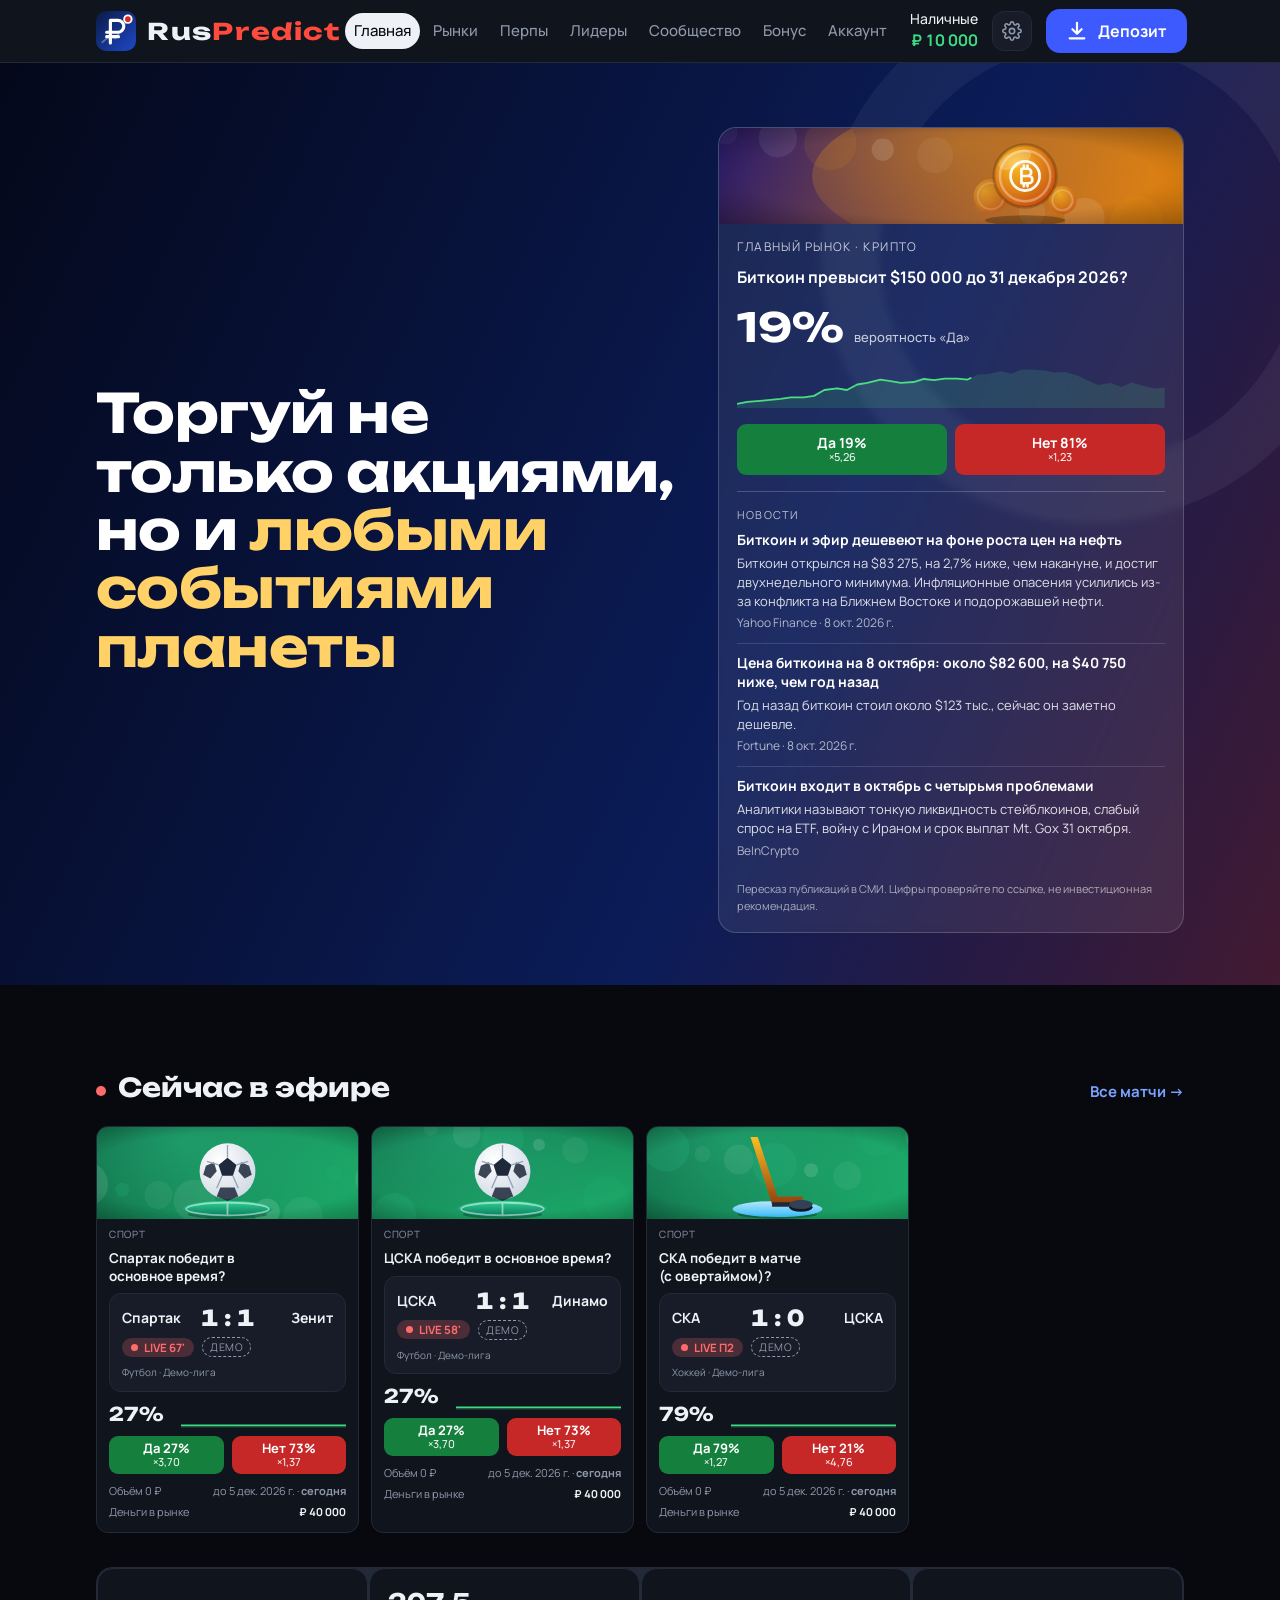
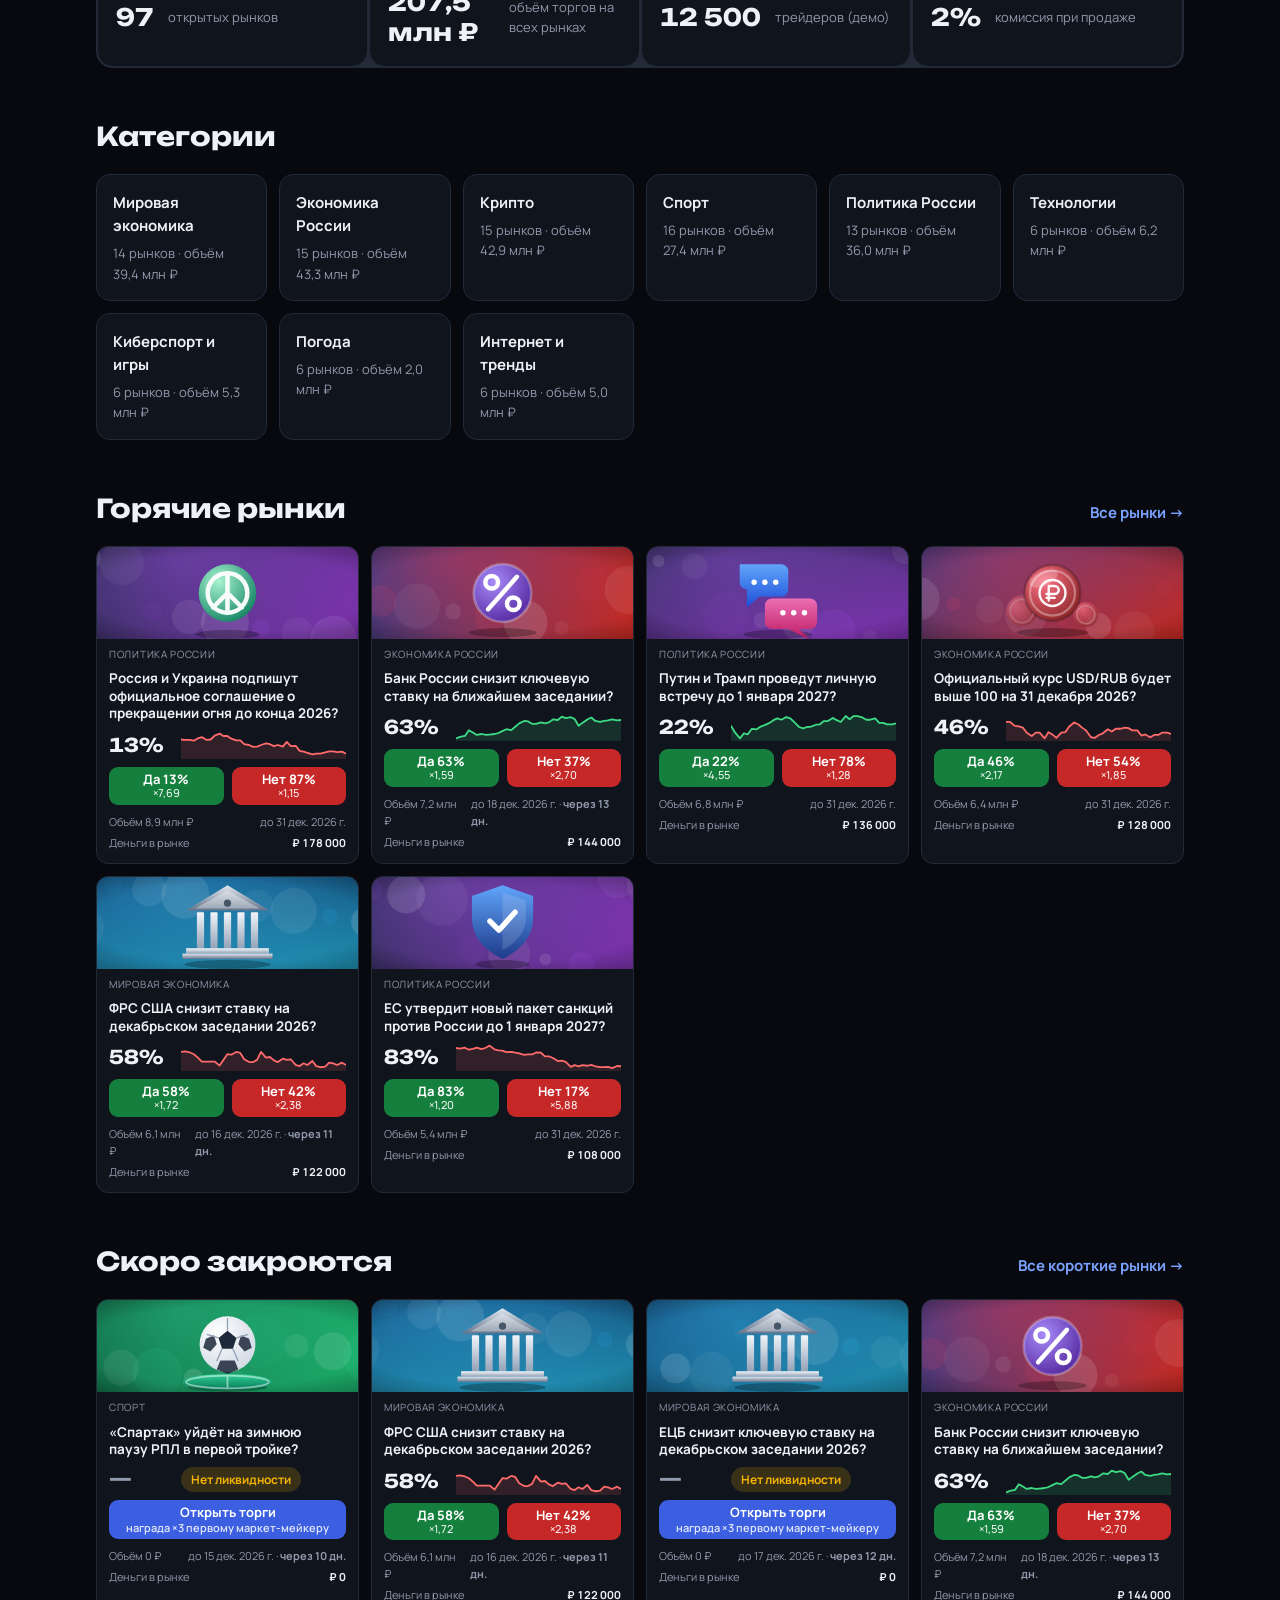
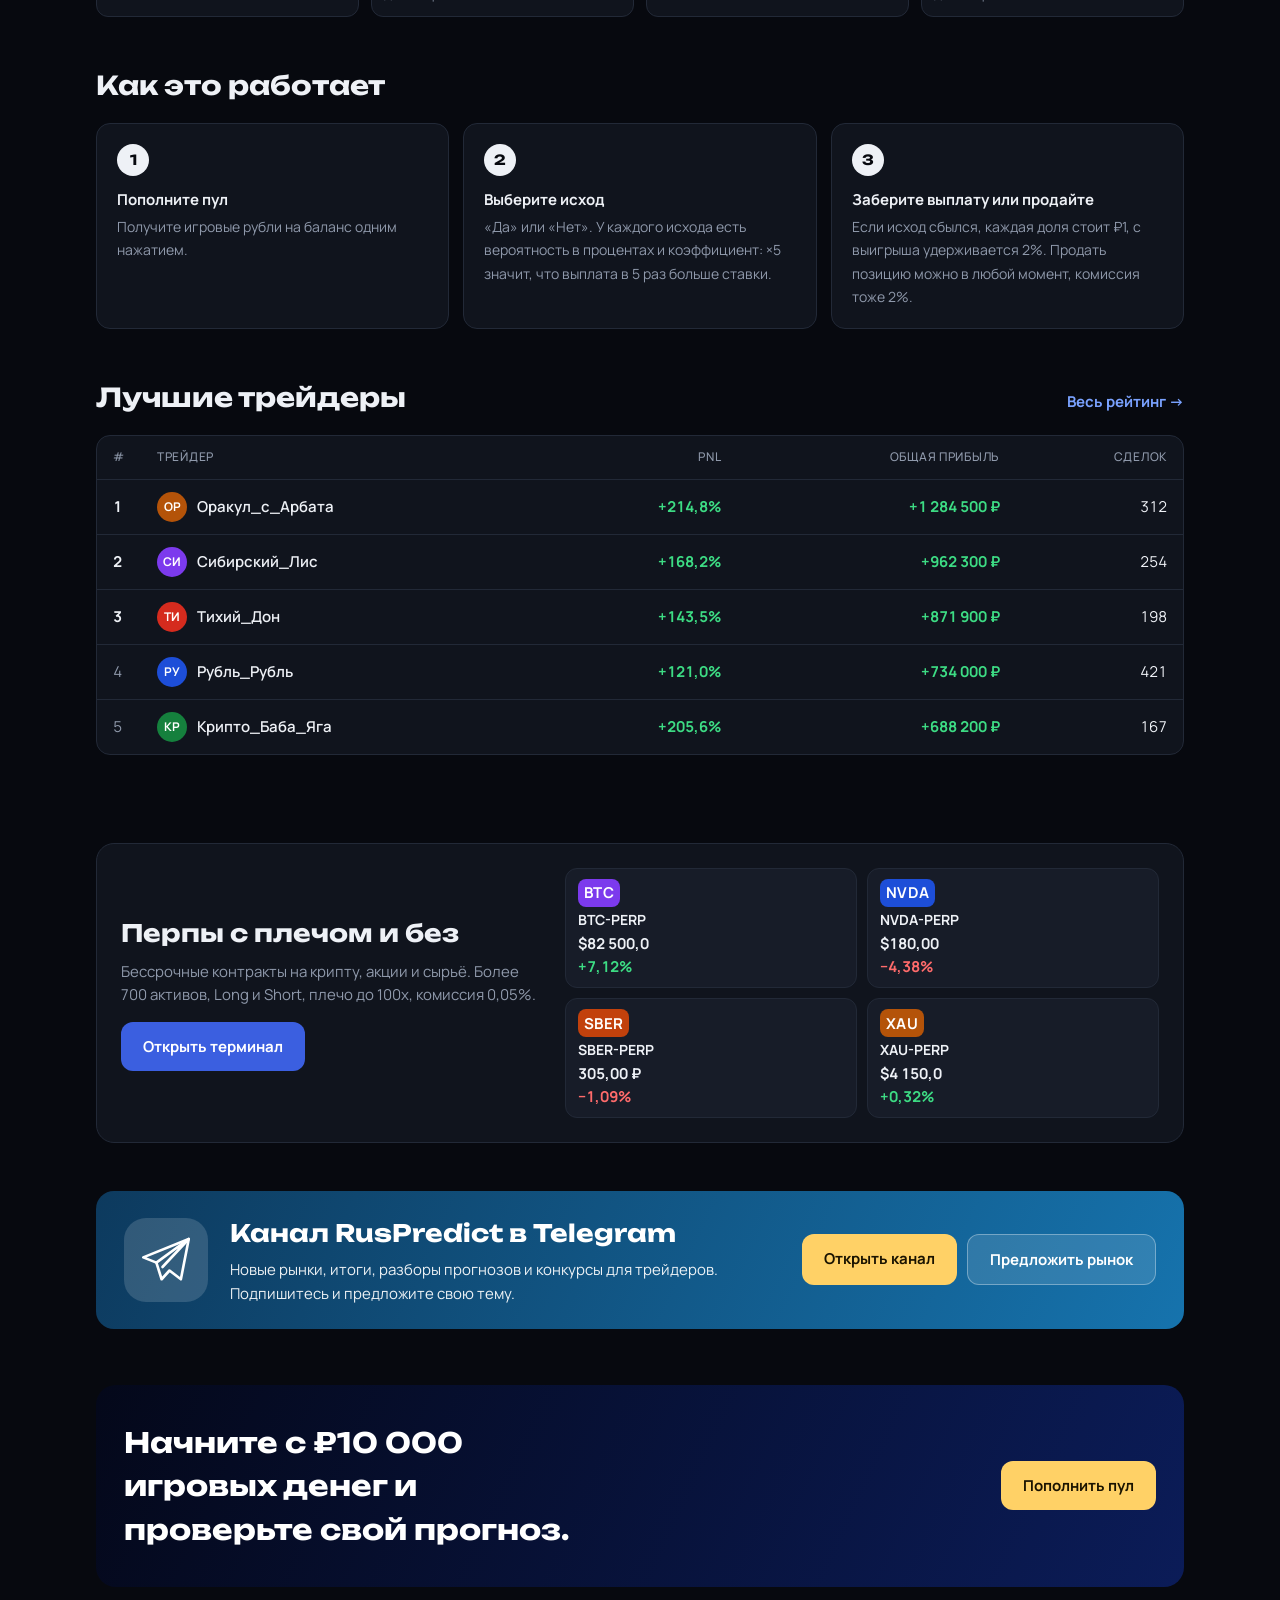
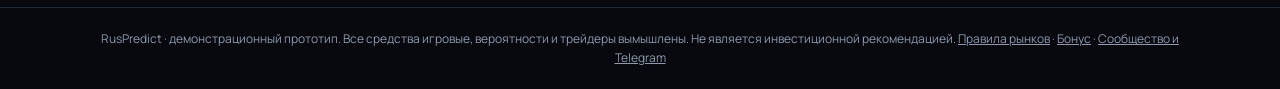
<file: index.html>
<!doctype html>
<html lang="ru">
<head>
  <meta charset="utf-8">
  <meta name="viewport" content="width=device-width, initial-scale=1">
  <title>RusPredict — рынок прогнозов</title>
  <link rel="icon" type="image/svg+xml" href="assets/logo-mark.svg">
  <link rel="preconnect" href="https://fonts.googleapis.com">
  <link rel="stylesheet" href="https://fonts.googleapis.com/css2?family=Manrope:wght@400;500;700&family=Unbounded:wght@500;700&family=Inter:wght@400;500;600;700&family=Barlow+Condensed:wght@500;600;700&family=Space+Grotesk:wght@500;700&family=JetBrains+Mono:wght@400;700&display=swap">
  <link rel="stylesheet" href="styles.css">
</head>
<body>
  <header class="topbar">
    <div class="wrap bar">
      <a class="logo" href="#home"><svg class="logo-svg" viewBox="0 0 64 64" aria-hidden="true"><defs><linearGradient id="lg1" x1="0" y1="0" x2="1" y2="1"><stop offset="0" stop-color="#0a1b45"/><stop offset="1" stop-color="#1e48c8"/></linearGradient></defs>   <rect width="64" height="64" rx="16" fill="url(#lg1)"/>   <path d="M10 50 22 40l9 4 11-16 9-15" fill="none" stroke="#fff" stroke-opacity=".3" stroke-width="3" stroke-linecap="round" stroke-linejoin="round"/>   <path d="M23 51V15h12a9.5 9.5 0 0 1 0 19H17M17 41h19" fill="none" stroke="#fff" stroke-width="5" stroke-linecap="round" stroke-linejoin="round"/>   <circle cx="51" cy="13" r="6" fill="#d52b1e" stroke="#fff" stroke-width="3"/></svg><span>Rus<b>Predict</b></span></a>
      <nav id="nav" class="nav" aria-label="Разделы">
        <a href="#home" data-r="home">Главная</a>
        <a href="#markets" data-r="markets">Рынки</a>
        <a href="#trade" data-r="trade">Перпы</a>
        <a href="#leaderboard" data-r="leaderboard">Лидеры</a>
        <a href="#community" data-r="community">Сообщество</a>
        <a href="#bonus" data-r="bonus">Бонус</a>
        <a href="#account" data-r="account">Аккаунт</a>
      </nav>
      <div class="wbox">
        <div class="wb wb-port"><small>Портфель</small><b id="portfolio">₽ 10 000</b></div>
        <div class="wb"><small>Наличные</small><b id="balance">₽ 10 000</b></div>
        <button class="gear" id="settings" title="Настройки: оформление и категории" aria-label="Настройки"><svg viewBox="0 0 24 24" width="20" height="20" fill="none" stroke="currentColor" stroke-width="1.9" stroke-linecap="round" stroke-linejoin="round" aria-hidden="true"><circle cx="12" cy="12" r="3.2"/><path d="M19.4 15a1.7 1.7 0 0 0 .3 1.9l.1.1a2 2 0 1 1-2.8 2.8l-.1-.1a1.7 1.7 0 0 0-1.9-.3 1.7 1.7 0 0 0-1 1.5V21a2 2 0 1 1-4 0v-.1a1.7 1.7 0 0 0-1.1-1.5 1.7 1.7 0 0 0-1.9.3l-.1.1a2 2 0 1 1-2.8-2.8l.1-.1a1.7 1.7 0 0 0 .3-1.9 1.7 1.7 0 0 0-1.5-1H3a2 2 0 1 1 0-4h.1a1.7 1.7 0 0 0 1.5-1.1 1.7 1.7 0 0 0-.3-1.9l-.1-.1a2 2 0 1 1 2.8-2.8l.1.1a1.7 1.7 0 0 0 1.9.3H9a1.7 1.7 0 0 0 1-1.5V3a2 2 0 1 1 4 0v.1a1.7 1.7 0 0 0 1 1.5 1.7 1.7 0 0 0 1.9-.3l.1-.1a2 2 0 1 1 2.8 2.8l-.1.1a1.7 1.7 0 0 0-.3 1.9V9a1.7 1.7 0 0 0 1.5 1H21a2 2 0 1 1 0 4h-.1a1.7 1.7 0 0 0-1.5 1z"/></svg></button>
        <button class="dep-btn" id="wallet" title="Пополнить баланс: СБП или криптовалюта">
          <svg viewBox="0 0 24 24" width="22" height="22" fill="none" stroke="currentColor" stroke-width="2.4" stroke-linecap="round" stroke-linejoin="round" aria-hidden="true"><path d="M12 3v12m0 0-5-5m5 5 5-5M4 20h16"/></svg><span>Депозит</span>
        </button>
      </div>
    </div>
  </header>

  <div class="ticker" id="ticker" aria-hidden="true"><div class="tk-track" id="tk-track"></div></div>

  <main id="view"></main>

  <footer>
    <div class="wrap">RusPredict · демонстрационный прототип. Все средства игровые, вероятности и трейдеры вымышлены. Не является инвестиционной рекомендацией. <a href="#rules">Правила рынков</a> · <a href="#bonus">Бонус</a> · <a href="#community">Сообщество и Telegram</a></div>
  </footer>

  <div id="modal" class="modal" hidden>
    <div class="sheet" role="dialog" aria-modal="true">
      <button class="close" id="close" aria-label="Закрыть">×</button>
      <div id="sheet-body"></div>
    </div>
  </div>
  <div id="confirm" class="modal over" hidden>
    <div class="sheet small" role="alertdialog" aria-modal="true" aria-labelledby="c-title">
      <h2 id="c-title"></h2>
      <dl id="c-rows" class="c-rows"></dl>
      <div class="c-actions">
        <button class="sbtn" id="c-no">Отмена</button>
        <button class="pbtn" id="c-yes">Подтвердить</button>
      </div>
    </div>
  </div>
  <div id="toast" class="toast" hidden></div>

  <script src="events.js"></script>
  <script src="rules.js"></script>
  <script src="art.js"></script>
  <script src="scenes.js"></script>
  <script src="assets.js"></script>
  <script src="perps.js"></script>
  <script src="app.js"></script>
</body>
</html>
</file>
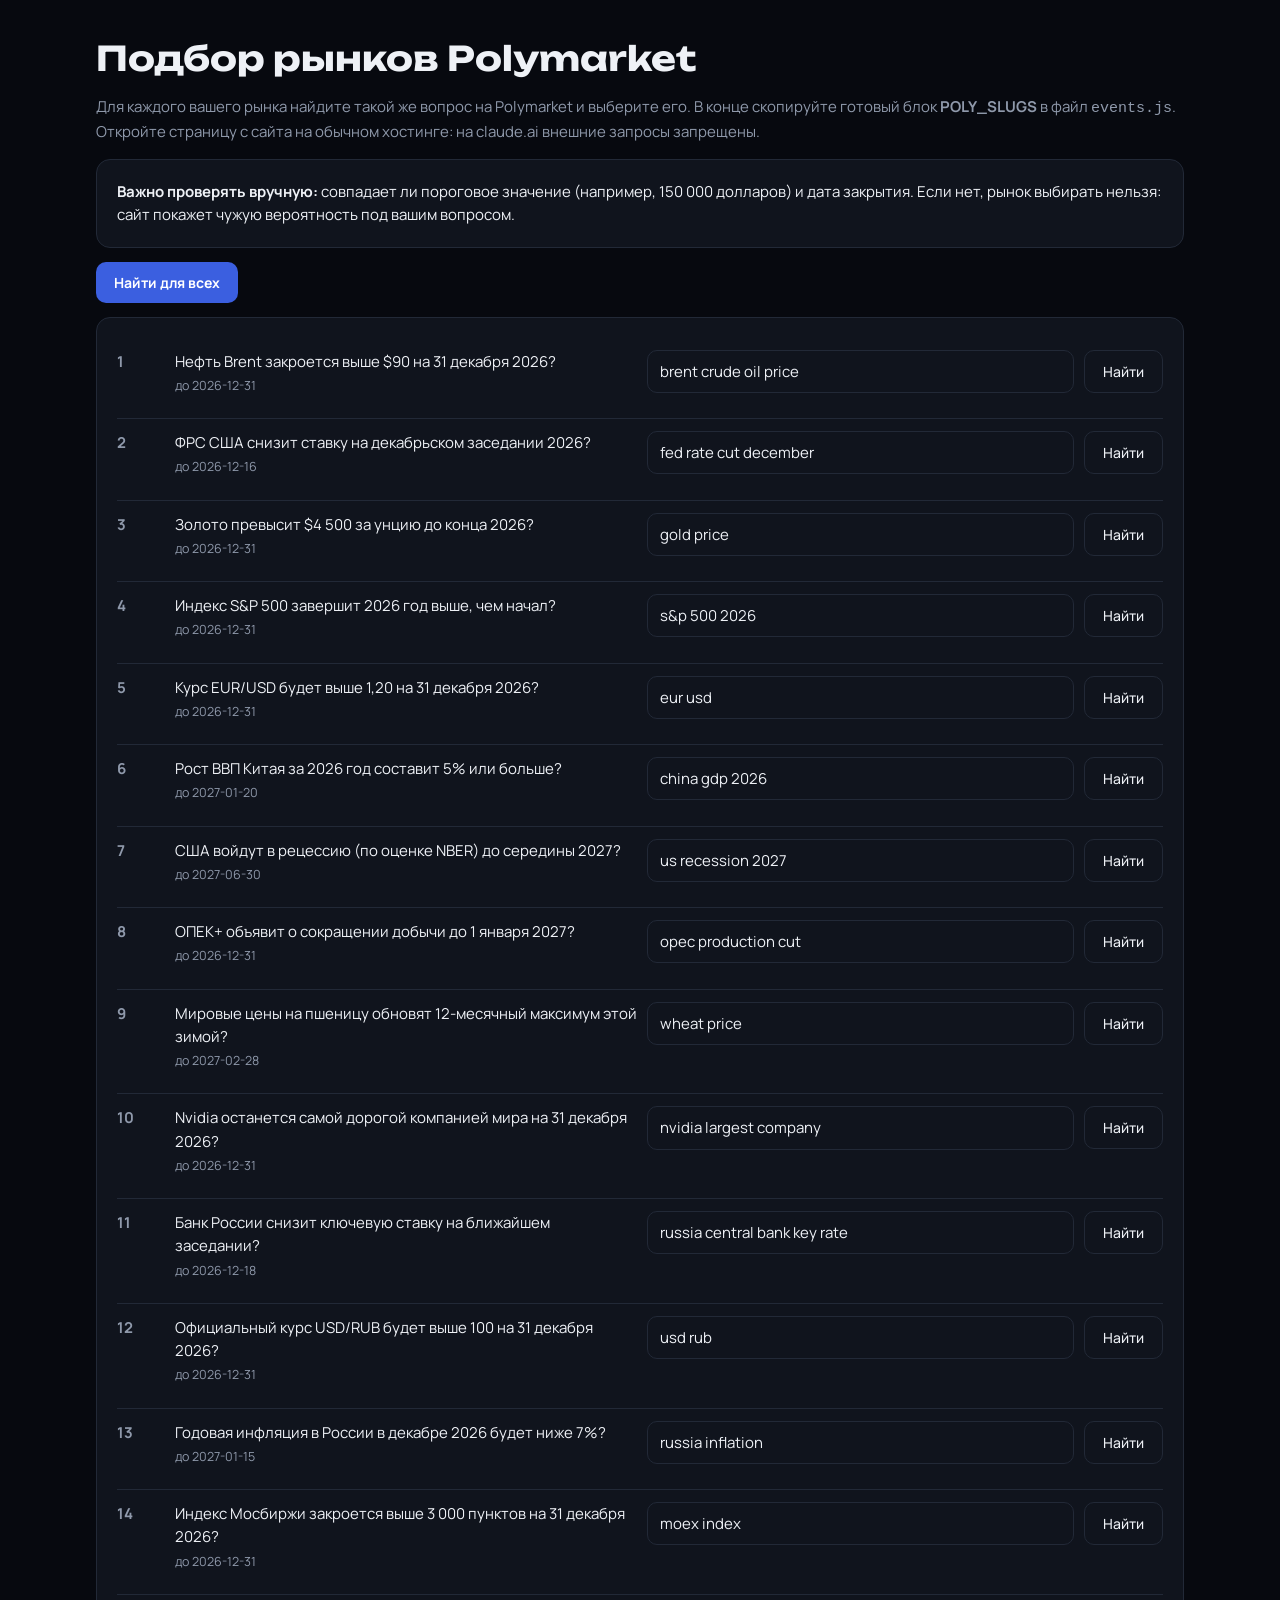
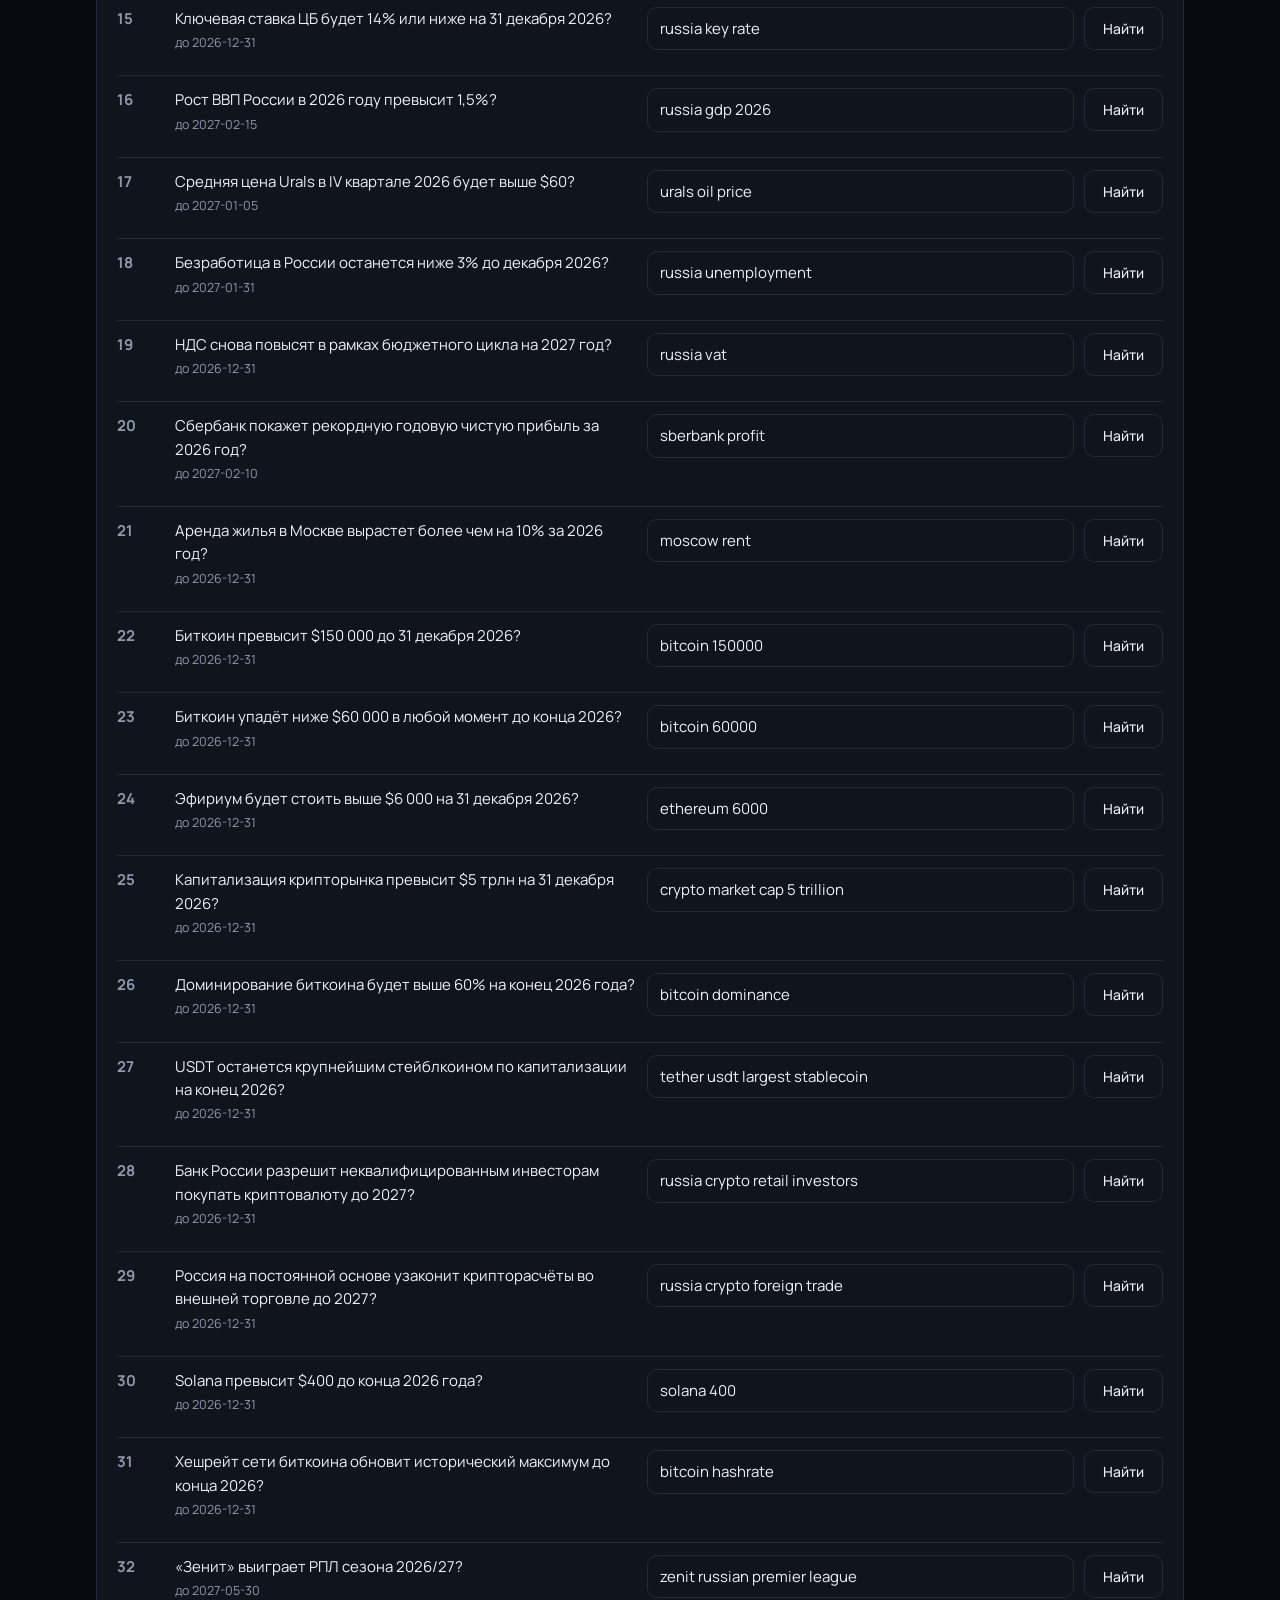
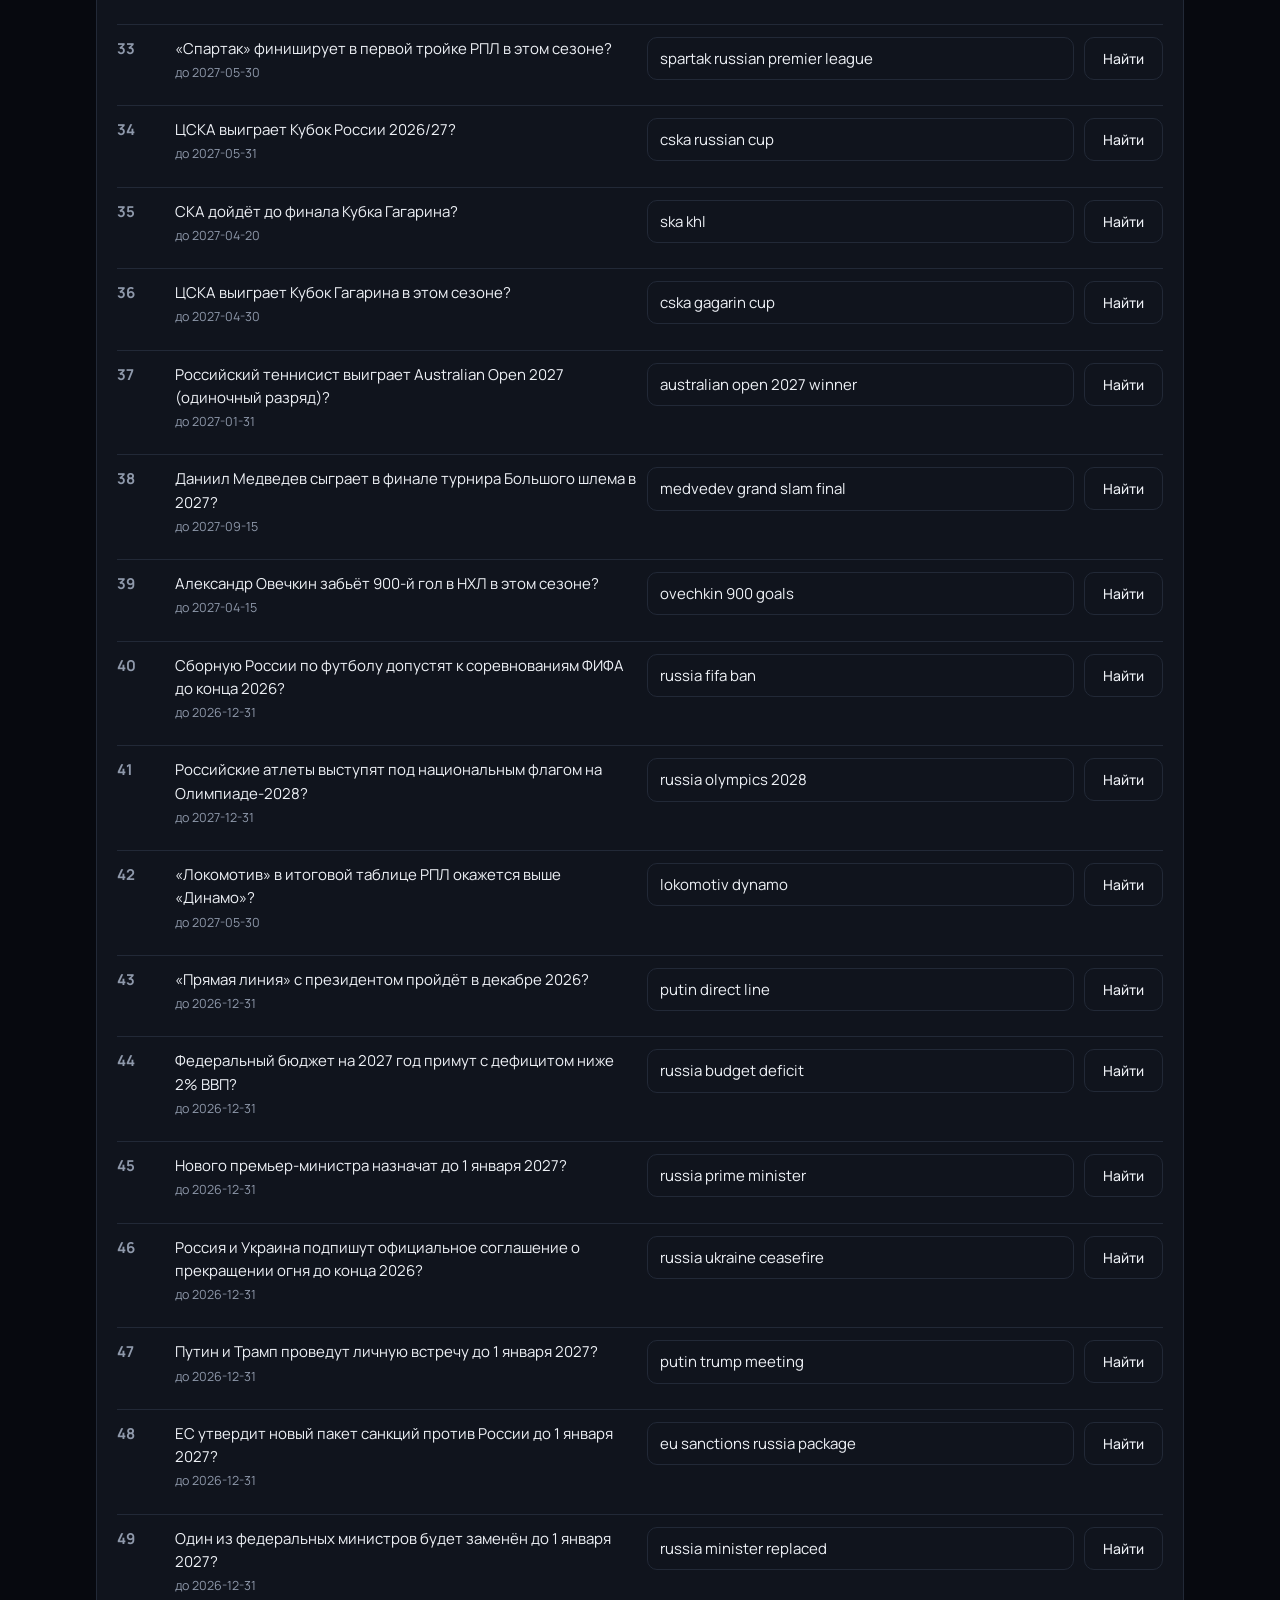
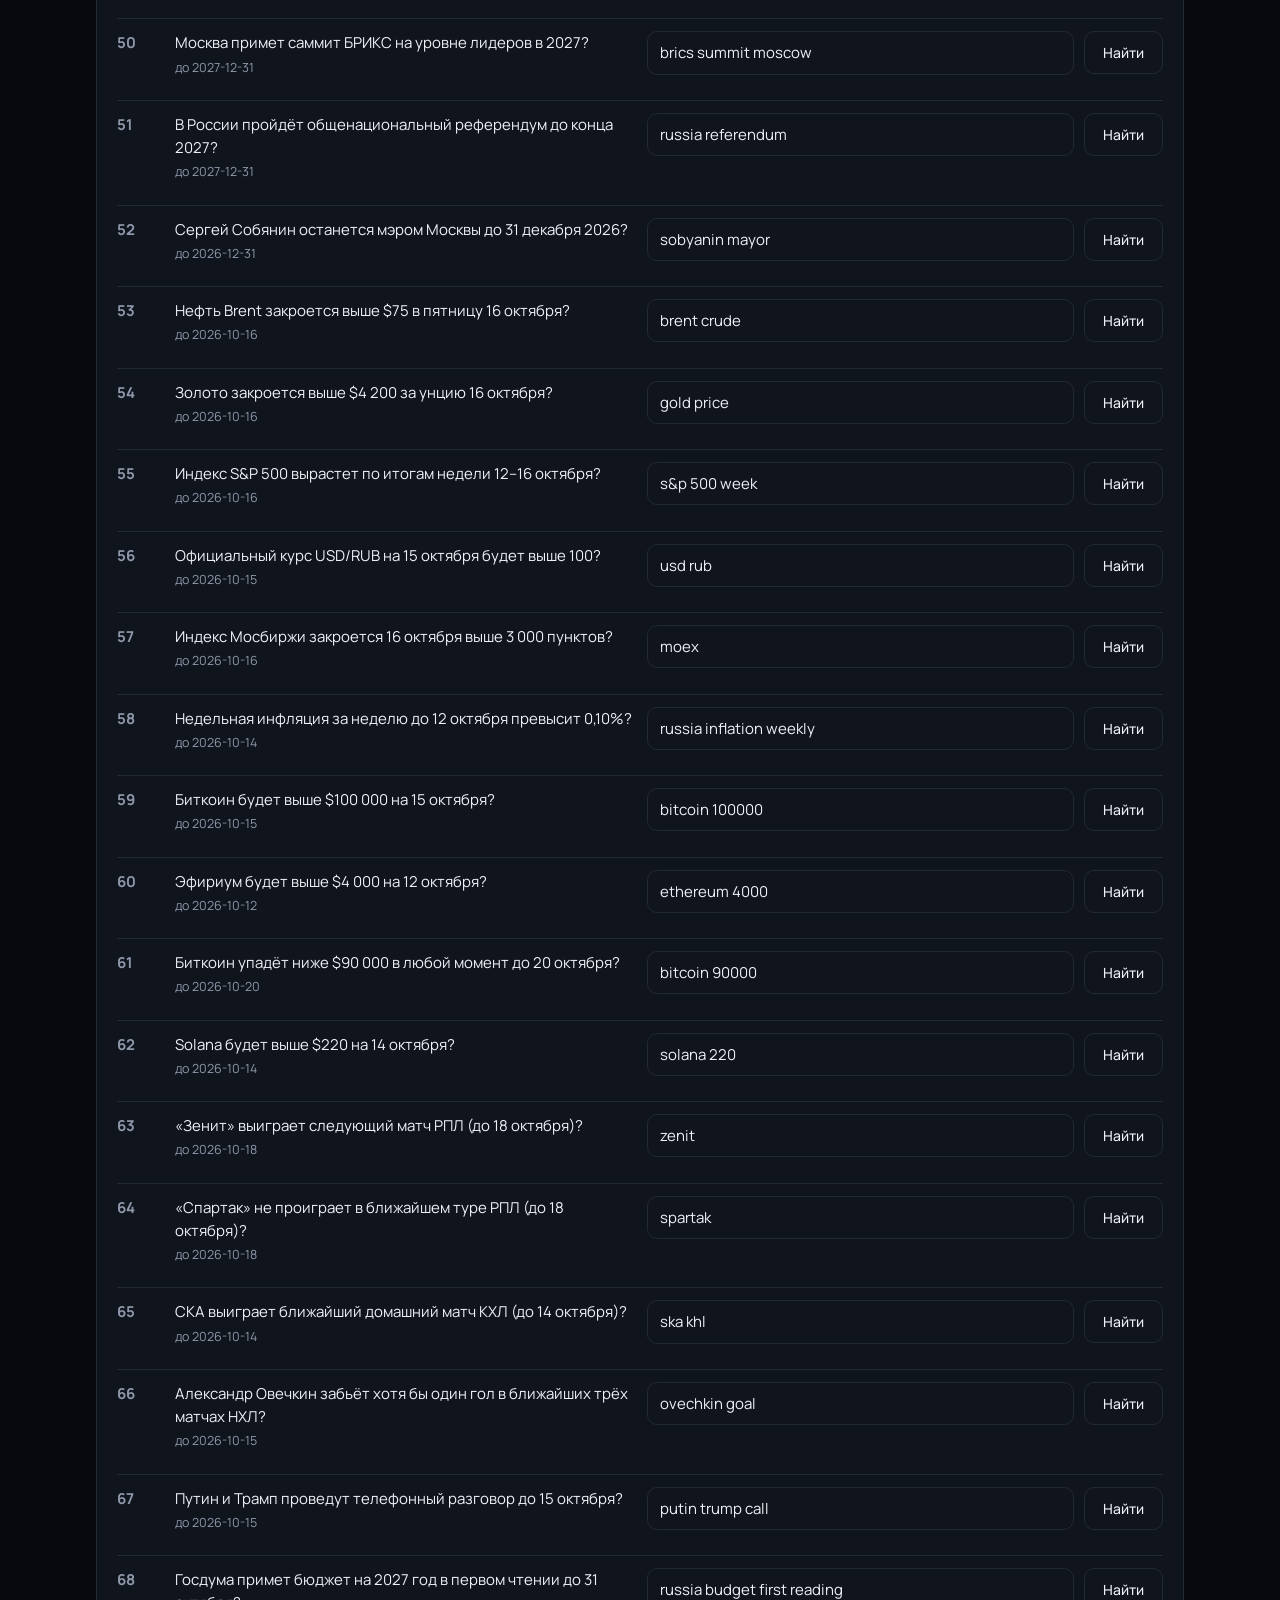
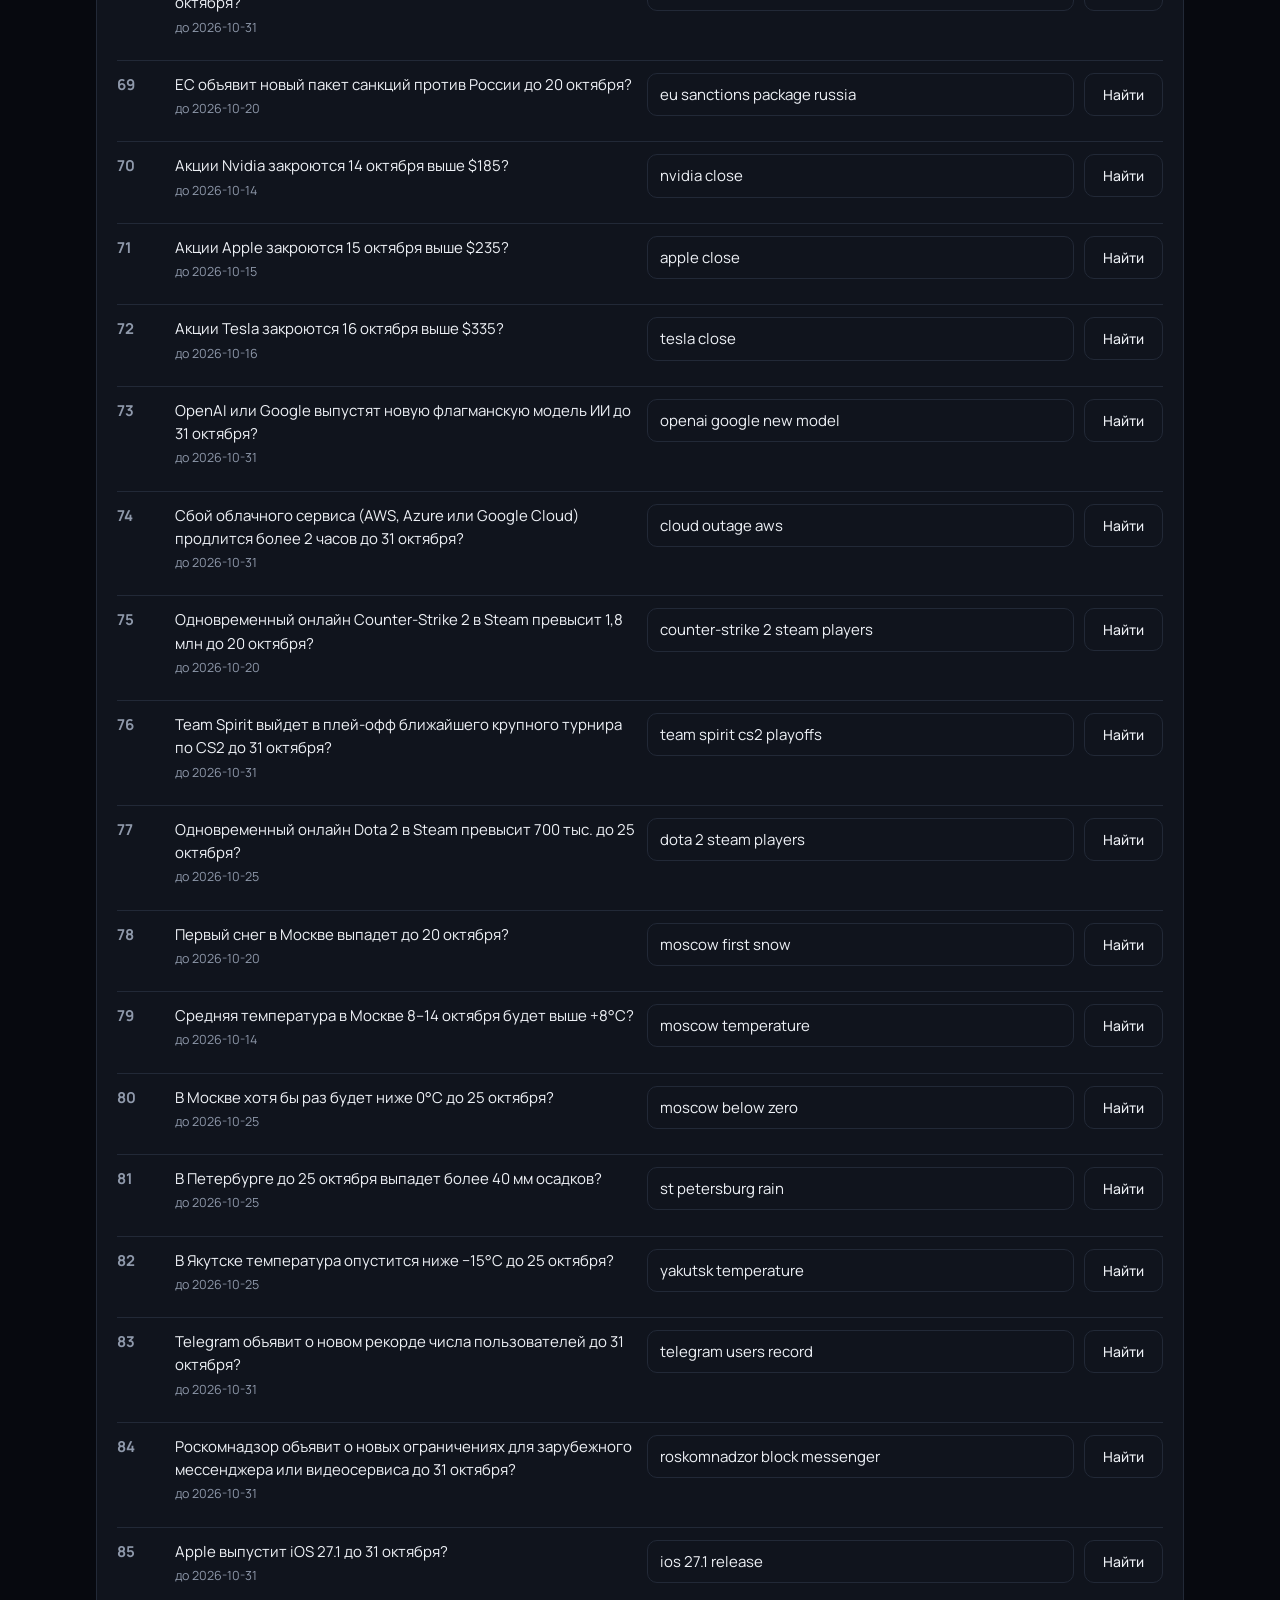
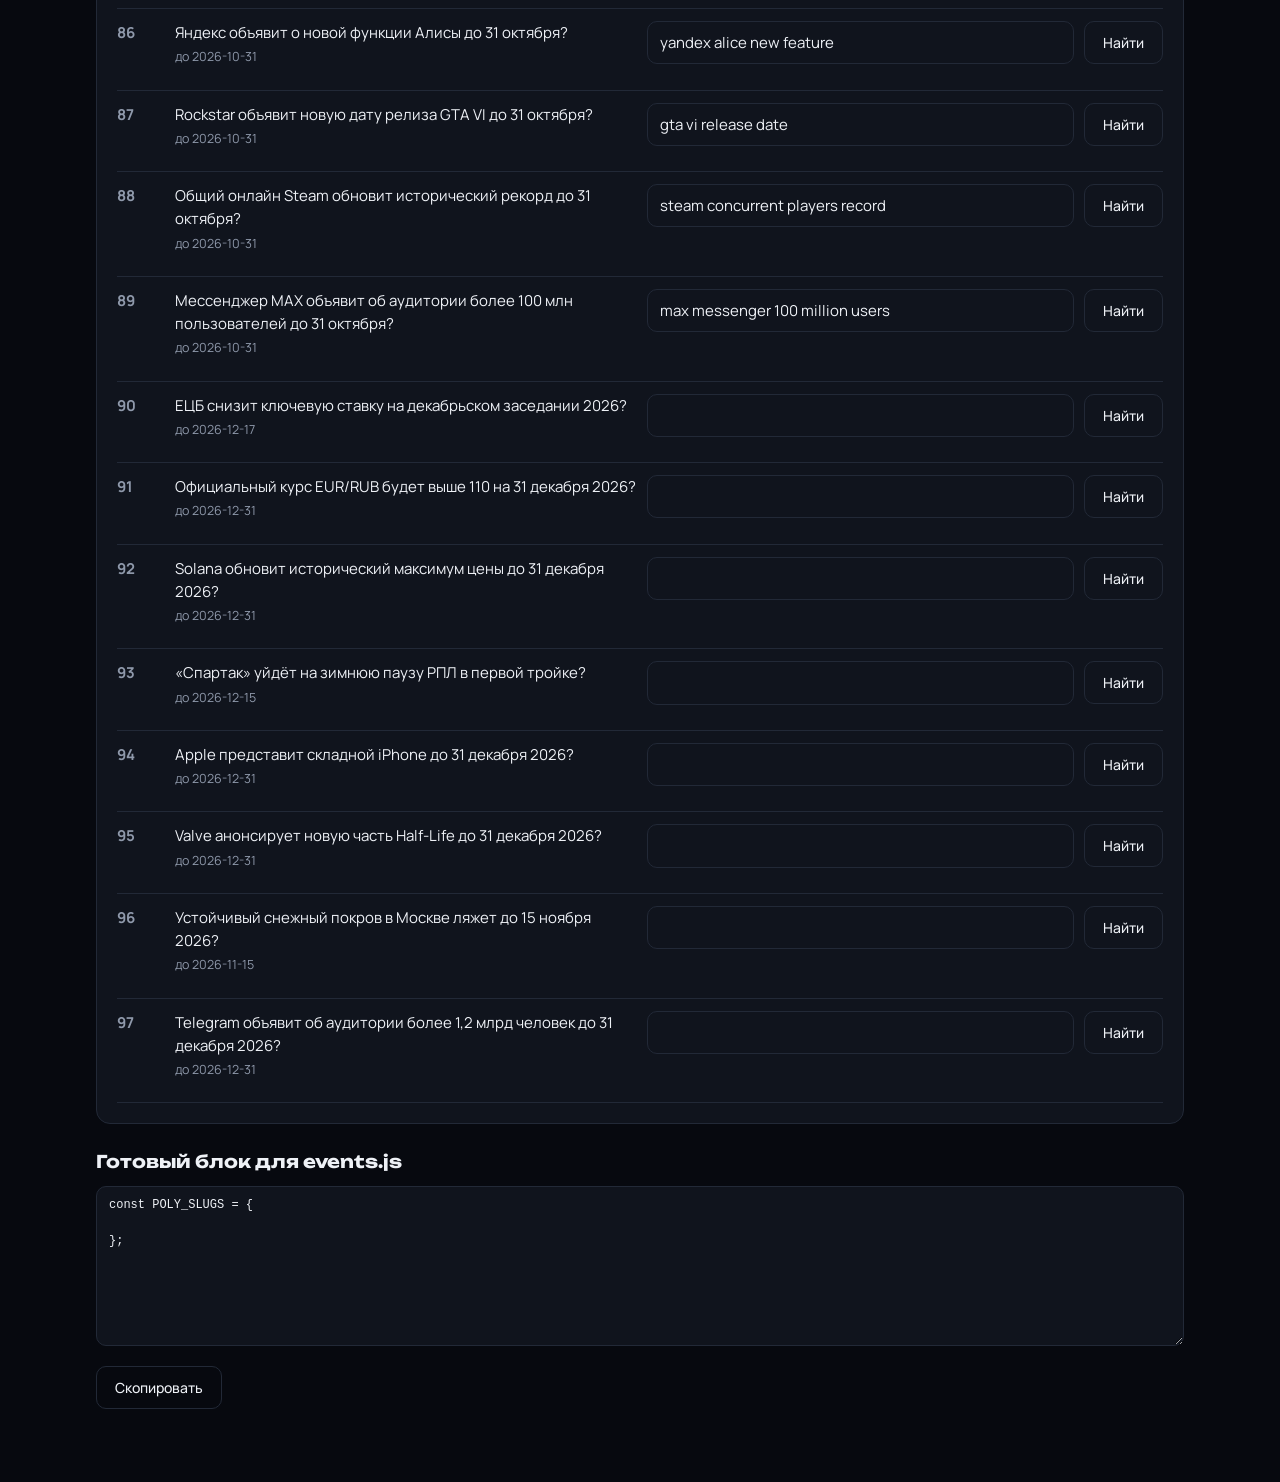
<file: polymarket-finder.html>
<!doctype html>
<html lang="ru">
<head>
  <meta charset="utf-8">
  <meta name="viewport" content="width=device-width, initial-scale=1">
  <title>RusPredict — подбор рынков Polymarket</title>
  <link rel="stylesheet" href="https://fonts.googleapis.com/css2?family=Manrope:wght@400;500;700&family=Unbounded:wght@500;700&display=swap">
  <link rel="stylesheet" href="styles.css">
  <style>
    .row{display:grid;grid-template-columns:48px 1.3fr 1.2fr auto;gap:10px;align-items:start;padding:12px 0;border-bottom:1px solid var(--line)}
    .row .id{color:var(--muted);font-weight:700}
    .res{grid-column:2/-1;display:flex;flex-direction:column;gap:6px}
    .opt{display:flex;gap:10px;align-items:flex-start;border:1px solid var(--line);border-radius:10px;padding:8px 10px;font-size:13px;cursor:pointer}
    .opt.on{border-color:var(--brand);background:color-mix(in srgb,var(--brand) 10%,var(--card))}
    .opt small{color:var(--muted);display:block}
    textarea.out{width:100%;min-height:160px;font:12px/1.5 ui-monospace,Menlo,Consolas,monospace}
    .bar2{display:flex;gap:10px;flex-wrap:wrap;margin:14px 0}
    @media (max-width:760px){.row{grid-template-columns:1fr}.res{grid-column:1}}
  </style>
</head>
<body>
  <div class="wrap" style="padding-bottom:60px">
    <h1 class="page-title">Подбор рынков Polymarket</h1>
    <p class="page-sub">Для каждого вашего рынка найдите такой же вопрос на Polymarket и выберите его. В конце скопируйте готовый блок <b>POLY_SLUGS</b> в файл <code>events.js</code>. Откройте страницу с сайта на обычном хостинге: на claude.ai внешние запросы запрещены.</p>
    <div class="panel" style="margin-top:16px">
      <b>Важно проверять вручную:</b> совпадает ли пороговое значение (например, 150 000 долларов) и дата закрытия. Если нет, рынок выбирать нельзя: сайт покажет чужую вероятность под вашим вопросом.
    </div>
    <div class="bar2">
      <button class="pbtn" id="all">Найти для всех</button>
      <span id="status" class="muted" style="align-self:center"></span>
    </div>
    <div class="panel" id="list"></div>
    <h3 style="margin:24px 0 10px">Готовый блок для events.js</h3>
    <textarea class="field out" id="out" readonly></textarea>
    <div class="bar2"><button class="sbtn" id="copy">Скопировать</button></div>
  </div>
  <script src="events.js"></script>
  <script>
    // Поисковые запросы на английском, по одному на рынок (в порядке EVENTS).
    const QUERIES = ["brent crude oil price", "fed rate cut december", "gold price", "s&p 500 2026", "eur usd", "china gdp 2026", "us recession 2027", "opec production cut", "wheat price", "nvidia largest company",
      "russia central bank key rate", "usd rub", "russia inflation", "moex index", "russia key rate", "russia gdp 2026", "urals oil price", "russia unemployment", "russia vat", "sberbank profit", "moscow rent",
      "bitcoin 150000", "bitcoin 60000", "ethereum 6000", "crypto market cap 5 trillion", "bitcoin dominance", "tether usdt largest stablecoin", "russia crypto retail investors", "russia crypto foreign trade", "solana 400", "bitcoin hashrate",
      "zenit russian premier league", "spartak russian premier league", "cska russian cup", "ska khl", "cska gagarin cup", "australian open 2027 winner", "medvedev grand slam final", "ovechkin 900 goals", "russia fifa ban", "russia olympics 2028", "lokomotiv dynamo",
      "putin direct line", "russia budget deficit", "russia prime minister", "russia ukraine ceasefire", "putin trump meeting", "eu sanctions russia package", "russia minister replaced", "brics summit moscow", "russia referendum", "sobyanin mayor",
      "brent crude", "gold price", "s&p 500 week", "usd rub", "moex", "russia inflation weekly", "bitcoin 100000", "ethereum 4000", "bitcoin 90000", "solana 220", "zenit", "spartak", "ska khl", "ovechkin goal", "putin trump call", "russia budget first reading", "eu sanctions package russia", "nvidia close", "apple close", "tesla close", "openai google new model", "cloud outage aws", "counter-strike 2 steam players", "team spirit cs2 playoffs", "dota 2 steam players", "moscow first snow", "moscow temperature", "moscow below zero", "st petersburg rain", "yakutsk temperature", "telegram users record", "roskomnadzor block messenger", "ios 27.1 release", "yandex alice new feature", "gta vi release date", "steam concurrent players record", "max messenger 100 million users"];
    const chosen = Object.assign({}, typeof POLY_SLUGS !== "undefined" ? POLY_SLUGS : {});
    const $ = (s, r = document) => r.querySelector(s);
    const esc = (s) => String(s ?? "").replace(/[&<>"]/g, (c) => ({ "&": "&amp;", "<": "&lt;", ">": "&gt;", '"': "&quot;" }[c]));

    function yesPct(m) {
      try {
        const n = typeof m.outcomes === "string" ? JSON.parse(m.outcomes) : m.outcomes;
        const p = typeof m.outcomePrices === "string" ? JSON.parse(m.outcomePrices) : m.outcomePrices;
        const i = n.findIndex((x) => String(x).toLowerCase() === "yes");
        return n.length === 2 && i >= 0 ? Number(p[i]) * 100 : null;
      } catch { return null; }
    }
    async function search(q) {
      const r = await fetch("https://gamma-api.polymarket.com/public-search?limit_per_type=8&q=" + encodeURIComponent(q));
      if (!r.ok) throw new Error("HTTP " + r.status);
      const d = await r.json();
      const out = [];
      (d.events || []).forEach((ev) => (ev.markets || []).forEach((m) => {
        const y = yesPct(m);
        if (y !== null && !m.closed && m.slug) out.push({ slug: m.slug, q: m.question || ev.title, y, end: m.endDate, vol: Number(m.volumeNum || m.volume || 0) });
      }));
      return out.sort((a, b) => b.vol - a.vol).slice(0, 8);
    }
    function paintOut() {
      const keys = Object.keys(chosen).filter((k) => chosen[k]).sort((a, b) => a - b);
      $("#out").value = "const POLY_SLUGS = {\n" + keys.map((k) => `  ${k}: ${JSON.stringify(chosen[k])},`).join("\n") + "\n};";
    }
    function render() {
      $("#list").innerHTML = EVENTS.map((e, i) => `
        <div class="row" data-id="${e.id}">
          <div class="id">${e.id}</div>
          <div>${esc(e.q)}<br><small class="muted">до ${esc(e.closes)}</small></div>
          <input class="field" value="${esc(QUERIES[i] || "")}" aria-label="Запрос для рынка ${e.id}">
          <button class="sbtn" data-find="${e.id}">Найти</button>
          <div class="res" id="res${e.id}">${chosen[e.id] ? `<div class="opt on">Выбрано: ${esc(chosen[e.id])}</div>` : ""}</div>
        </div>`).join("");
    }
    async function find(id) {
      const row = $(`.row[data-id="${id}"]`), box = $("#res" + id);
      box.innerHTML = '<span class="muted">Ищу…</span>';
      try {
        const list = await search($("input", row).value);
        if (!list.length) return (box.innerHTML = '<span class="muted">Ничего не найдено. Измените запрос.</span>');
        box.innerHTML = list.map((m) => `<label class="opt ${chosen[id] === m.slug ? "on" : ""}"><input type="radio" name="r${id}" value="${esc(m.slug)}" ${chosen[id] === m.slug ? "checked" : ""}><span><b>${esc(m.q)}</b><small>Да ${m.y.toFixed(1)}% · закрытие ${esc((m.end || "").slice(0, 10))} · объём $${Math.round(m.vol).toLocaleString("ru-RU")}</small></span></label>`).join("") + `<label class="opt"><input type="radio" name="r${id}" value=""><span>Не привязывать</span></label>`;
      } catch (err) {
        box.innerHTML = `<span class="neg">Не удалось запросить Polymarket (${esc(err.message)}). Откройте страницу с обычного хостинга и проверьте доступ в интернет.</span>`;
        throw err;
      }
    }
    document.addEventListener("click", (ev) => {
      const f = ev.target.closest("[data-find]");
      if (f) find(f.dataset.find).catch(() => {});
    });
    document.addEventListener("change", (ev) => {
      const r = ev.target.closest('input[type="radio"]');
      if (!r) return;
      const id = r.name.slice(1);
      chosen[id] = r.value;
      document.querySelectorAll(`#res${id} .opt`).forEach((o) => o.classList.toggle("on", $("input", o).checked));
      paintOut();
    });
    $("#all").onclick = async () => {
      for (const e of EVENTS) {
        $("#status").textContent = `Рынок ${e.id} из ${EVENTS.length}…`;
        try { await find(e.id); } catch { $("#status").textContent = "Остановлено: нет доступа к Polymarket."; return; }
        await new Promise((r) => setTimeout(r, 350));
      }
      $("#status").textContent = "Готово. Проверьте каждый вариант и выберите подходящие.";
    };
    $("#copy").onclick = async () => {
      try { await navigator.clipboard.writeText($("#out").value); $("#copy").textContent = "Скопировано"; }
      catch { $("#out").select(); }
    };
    render();
    paintOut();
  </script>
</body>
</html>
</file>
<file: styles.css>
:root{
  /* тёмная тема по умолчанию; светлая включается через data-theme="light" */
  --bg:#07090f; --card:#10141d; --ink:#eef1f6; --muted:#8f99ab; --line:#222937;
  --brand:#7aa2ff; --brand-fill:#3b5fe0; --red:#ff4b3e; --yes:#3ddc84; --no:#ff6b6b; --soft:#171c28;
  --hero-a:#04081a; --hero-b:#0b1c58; --hero-c:#6d1712;
  --display:"Unbounded","Manrope",system-ui,sans-serif;
  --body:"Manrope",system-ui,-apple-system,"Segoe UI",Roboto,sans-serif;
  color-scheme:dark;
}
:root[data-theme="light"]{
  --bg:#f4f5f8; --card:#fff; --ink:#12161f; --muted:#667085; --line:#e3e6ec;
  --brand:#1d4ed8; --brand-fill:#1d4ed8; --red:#d52b1e; --yes:#15803d; --no:#c62828; --soft:#eef1f7;
  --hero-a:#0a1b45; --hero-b:#1e3fae; --hero-c:#c3281c; color-scheme:light;
}

*{box-sizing:border-box}
body{margin:0;background:var(--bg);color:var(--ink);font:15px/1.55 var(--body)}
a{color:inherit}
.wrap{max-width:1120px;margin:0 auto;padding:0 16px}
h1,h2,h3{font-family:var(--display);text-wrap:balance;margin:0}

/* top bar */
.topbar{background:var(--card);border-bottom:1px solid var(--line);position:sticky;top:env(safe-area-inset-top,0px);z-index:10}
.bar{display:flex;align-items:center;gap:20px;height:62px}
.logo{font:700 18px var(--display);text-decoration:none;display:flex;align-items:center;gap:8px;white-space:nowrap}
.logo b{color:var(--red)}
.logo-mark{display:grid;place-items:center;width:30px;height:30px;border-radius:8px;color:#fff;font:700 15px var(--body);
  background:linear-gradient(#e8e8e8 0 33%,#1d4ed8 33% 66%,#d52b1e 66%);text-shadow:0 0 3px #000,0 0 2px #000}
.nav{display:flex;gap:4px;flex:1}
.nav a{text-decoration:none;padding:7px 13px;border-radius:99px;color:var(--muted);font-weight:500}
.nav a:hover{color:var(--ink)}
.nav a.on{background:var(--ink);color:var(--bg)}
.wbox{display:flex;align-items:center;gap:22px}
.wb{text-align:right;line-height:1.15}
.wb small{display:block;font-size:14px;font-weight:500;color:var(--ink)}
.wb b{display:block;margin-top:2px;font:700 16px var(--body);color:var(--yes);font-variant-numeric:tabular-nums;white-space:nowrap}
.dep-btn{display:flex;align-items:center;gap:10px;border:0;background:#3d5afe;color:#fff;padding:0 20px;height:44px;border-radius:14px;font:700 16px var(--body);cursor:pointer;white-space:nowrap}
.dep-btn:hover{background:#3351f0}
.dep-btn svg{flex:none}

/* hero */
.hero{background:linear-gradient(115deg,var(--hero-a) 0%,var(--hero-b) 62%,var(--hero-c) 130%);color:#fff;position:relative;overflow:hidden}
.hero::after{content:"";position:absolute;right:-80px;top:-80px;width:420px;height:420px;border-radius:50%;border:60px solid #ffffff0d}
.hero .wrap{position:relative;z-index:1;padding-block:64px 52px;display:grid;grid-template-columns:1.25fr 1fr;gap:40px;align-items:center}
.eyebrow{font-size:12px;letter-spacing:.12em;text-transform:uppercase;opacity:.75;margin-bottom:14px}
.hero h1{font-size:clamp(28px,4.6vw,48px);line-height:1.1;margin-bottom:18px}
.hero h1 em{font-style:normal;color:#ffd166}
.hero p.lead{font-size:17px;max-width:520px;opacity:.9;margin:0 0 26px}
.cta-row{display:flex;gap:12px;flex-wrap:wrap}
.cta{border:0;border-radius:12px;padding:14px 22px;font:700 15px var(--body);cursor:pointer;text-decoration:none;display:inline-block}
.cta.primary{background:#ffd166;color:#1a1300}
.cta.primary:hover{background:#ffdc8a}
.cta.ghost{background:#ffffff1f;color:#fff;border:1px solid #ffffff55}
.cta.ghost:hover{background:#ffffff33}
.demo-note{margin-top:18px;font-size:12px;opacity:.7}
.hero-card{background:#ffffff14;border:1px solid #ffffff2e;border-radius:18px;padding:18px;backdrop-filter:blur(4px)}
.hero-card .eyebrow{margin-bottom:10px}
.hero-card .q{font-weight:700;font-size:16px;line-height:1.35;margin-bottom:14px}
.hero-card .big{font:700 40px var(--display);display:flex;align-items:baseline;gap:10px}
.hero-card .big small{font:500 13px var(--body);opacity:.75}
.hero-card .track{height:8px;border-radius:99px;background:#ff7a7a66;margin:12px 0 16px;overflow:hidden}
.hero-card .fill{height:100%;background:#4ade80}
.hero-card .btns .btn{padding:11px}

.stats{display:grid;grid-template-columns:repeat(4,1fr);gap:1px;background:var(--line);border:1px solid var(--line);border-radius:16px;overflow:hidden;margin-top:-28px;position:relative;z-index:2}
.stat{background:var(--card);padding:18px 20px}
.stat b{display:block;font:700 22px var(--display);font-variant-numeric:tabular-nums}
.stat span{color:var(--muted);font-size:13px}

section.block{padding-top:48px}
.block-head{display:flex;justify-content:space-between;align-items:baseline;gap:12px;margin-bottom:18px;flex-wrap:wrap}
.block-head h2{font-size:clamp(20px,3vw,26px)}
.block-head a{color:var(--brand);text-decoration:none;font-weight:700}

.cats{display:grid;grid-template-columns:repeat(auto-fit,minmax(170px,1fr));gap:12px}
.cat-tile{background:var(--card);border:1px solid var(--line);border-radius:14px;padding:16px;text-decoration:none;display:flex;flex-direction:column;gap:6px}
.cat-tile:hover{border-color:var(--brand)}
.cat-tile b{font-size:15px}
.cat-tile span{color:var(--muted);font-size:13px}

.steps{display:grid;grid-template-columns:repeat(3,1fr);gap:14px;counter-reset:s}
.step{background:var(--card);border:1px solid var(--line);border-radius:14px;padding:20px;counter-increment:s}
.step::before{content:counter(s);display:grid;place-items:center;width:32px;height:32px;border-radius:50%;background:var(--ink);color:var(--bg);font:700 14px var(--display);margin-bottom:12px}
.step b{display:block;margin-bottom:4px}
.step span{color:var(--muted);font-size:14px}

.final{margin:56px 0 8px;border-radius:20px;padding:36px 28px;background:linear-gradient(115deg,var(--hero-a),var(--hero-b));color:#fff;display:flex;justify-content:space-between;align-items:center;gap:20px;flex-wrap:wrap}
.final h2{font-size:clamp(20px,3vw,28px);max-width:560px}

/* markets */
.page-title{padding:32px 0 4px;font-size:clamp(24px,4vw,34px)}
.page-sub{color:var(--muted);margin:6px 0 0}
.tabs{display:flex;gap:8px;overflow-x:auto;padding:18px 0 6px;scrollbar-width:none}
.tab{border:1px solid var(--line);background:var(--card);color:var(--ink);padding:8px 16px;border-radius:99px;cursor:pointer;font:500 14px var(--body);white-space:nowrap}
.tab.active{background:var(--ink);color:var(--bg);border-color:var(--ink)}
.toolbar{display:flex;justify-content:space-between;align-items:center;gap:12px;color:var(--muted);font-size:13px;margin:8px 0 12px;flex-wrap:wrap}
.toolbar .tools{display:flex;gap:8px;flex:1;justify-content:flex-end}
input,select,textarea{font:inherit;color:var(--ink)}
.field,select{padding:9px 12px;border-radius:10px;border:1px solid var(--line);background:var(--card)}
#search{min-width:0;flex:1;max-width:320px}
.grid{display:grid;grid-template-columns:repeat(auto-fill,minmax(320px,1fr));gap:14px;padding-bottom:40px}
.card{background:var(--card);border:1px solid var(--line);border-radius:14px;padding:16px;display:flex;flex-direction:column;gap:12px;cursor:pointer;transition:transform .12s,box-shadow .12s;min-width:0}
.card:hover{transform:translateY(-2px);box-shadow:0 6px 18px #0002}
.cat{font-size:11px;letter-spacing:.07em;text-transform:uppercase;color:var(--muted)}
.card h3{font:700 15px/1.35 var(--body)}
.meter{display:flex;align-items:center;gap:12px}
.pct{font:700 24px var(--display);min-width:78px;font-variant-numeric:tabular-nums}
.bar-track{flex:1;height:8px;border-radius:99px;background:color-mix(in srgb,var(--no) 38%,var(--line));overflow:hidden}
.bar-fill{height:100%;background:var(--yes)}
.btns{display:flex;gap:8px}
.btn{flex:1;border:0;border-radius:9px;padding:9px;font:700 14px var(--body);cursor:pointer;color:#fff}
.btn.yes{background:#15803d}.btn.no{background:#c62828}
.btn:hover{filter:brightness(1.1)}
.meta{display:flex;justify-content:space-between;gap:8px;font-size:12px;color:var(--muted)}
.empty{text-align:center;color:var(--muted);padding:40px}

/* leaderboard */
.table-wrap{overflow-x:auto;background:var(--card);border:1px solid var(--line);border-radius:14px;margin:18px 0 40px}
table{width:100%;border-collapse:collapse;min-width:560px}
th,td{padding:12px 16px;text-align:right;border-bottom:1px solid var(--line);font-variant-numeric:tabular-nums;white-space:nowrap}
th:nth-child(1),td:nth-child(1),th:nth-child(2),td:nth-child(2){text-align:left}
th{font-size:12px;letter-spacing:.06em;text-transform:uppercase;color:var(--muted);font-weight:500}
tr:last-child td{border-bottom:0}
tr.me td{background:color-mix(in srgb,var(--brand) 12%,var(--card));font-weight:700}
.rank{width:44px;color:var(--muted)}
.rank.top{color:var(--ink);font-weight:700}
.who{display:flex;align-items:center;gap:10px}
.pos{color:var(--yes);font-weight:700}.neg{color:var(--no);font-weight:700}
.avatar{display:grid;place-items:center;width:30px;height:30px;border-radius:50%;color:#fff;font:700 12px var(--body);flex:none}
.avatar.lg{width:72px;height:72px;font-size:26px}

/* account */
.acc{display:grid;grid-template-columns:1fr 1.2fr;gap:16px;padding:20px 0 40px}
.panel{background:var(--card);border:1px solid var(--line);border-radius:14px;padding:20px;min-width:0}
.panel h3{font:700 16px var(--display);margin-bottom:14px}
.profile-head{display:flex;gap:16px;align-items:center;margin-bottom:16px}
.profile-head b{font-size:18px;display:block}
.profile-head div span{color:var(--muted);font-size:14px}
label.l{display:block;font-size:13px;color:var(--muted);margin:12px 0 5px}
.field{width:100%}
textarea.field{resize:vertical;min-height:70px}
.swatches{display:flex;gap:8px;flex-wrap:wrap}
.swatch{width:30px;height:30px;border-radius:50%;border:3px solid var(--card);outline:2px solid var(--line);cursor:pointer;padding:0}
.swatch.on{outline-color:var(--ink)}
.row-actions{display:flex;gap:10px;margin-top:16px;flex-wrap:wrap}
.pbtn{border:0;border-radius:10px;background:var(--brand-fill);color:var(--on-brand,#fff);padding:11px 18px;font:700 14px var(--body);cursor:pointer}
.sbtn{border:1px solid var(--line);border-radius:10px;background:none;color:var(--ink);padding:11px 18px;font:500 14px var(--body);cursor:pointer}
.sbtn.danger{color:var(--no)}
.kpis{display:grid;grid-template-columns:repeat(3,1fr);gap:10px;margin-bottom:18px}
.kpi{background:var(--soft);border-radius:12px;padding:12px 14px}
.kpi b{display:block;font:700 17px var(--display);font-variant-numeric:tabular-nums}
.kpi span{font-size:12px;color:var(--muted)}
.bets{display:flex;flex-direction:column;gap:10px}
.bet{border:1px solid var(--line);border-radius:12px;padding:12px 14px;display:flex;flex-direction:column;gap:6px}
.bet .t{font-weight:700;font-size:14px}
.bet .d{display:flex;justify-content:space-between;flex-wrap:wrap;gap:6px;font-size:13px;color:var(--muted)}
.tag{font-weight:700;font-size:12px;padding:2px 8px;border-radius:99px}
.tag.yes{background:color-mix(in srgb,var(--yes) 18%,transparent);color:var(--yes)}
.tag.no{background:color-mix(in srgb,var(--no) 18%,transparent);color:var(--no)}

/* modal */
.modal{position:fixed;inset:0;background:#000a;display:grid;place-items:center;padding:16px;z-index:30}
.modal[hidden]{display:none}
.sheet{background:var(--card);border-radius:16px;max-width:460px;width:100%;padding:24px;position:relative;max-height:92vh;overflow:auto}
.sheet h2{margin:6px 0 12px;font:700 18px/1.3 var(--body)}
.sheet p{color:var(--muted);margin:0 0 14px;font-size:14px}
.close{position:absolute;top:10px;right:14px;border:0;background:none;color:var(--muted);font-size:26px;cursor:pointer}
.seg{display:flex;gap:8px;margin-bottom:14px}
.seg button{flex:1;padding:10px;border-radius:9px;border:2px solid var(--line);background:none;color:var(--ink);font:700 14px var(--body);cursor:pointer}
.seg button.on.yes{border-color:var(--yes);color:var(--yes)}
.seg button.on.no{border-color:var(--no);color:var(--no)}
.chips{display:flex;gap:8px;flex-wrap:wrap;margin-bottom:12px}
.chip{border:1px solid var(--line);background:var(--soft);color:var(--ink);padding:7px 13px;border-radius:99px;cursor:pointer;font:500 14px var(--body)}
.chip:hover{border-color:var(--brand)}
.calc{display:flex;justify-content:space-between;gap:8px;font-size:13px;color:var(--muted);margin:10px 0 14px;flex-wrap:wrap}
.submit{width:100%;padding:13px;border:0;border-radius:10px;background:var(--brand-fill);color:var(--on-brand,#fff);font:700 15px var(--body);cursor:pointer}
.msg{margin-top:10px;font-size:13px;color:var(--yes);min-height:18px}
.msg.err{color:var(--no)}
.toast{position:fixed;left:50%;bottom:calc(24px + env(safe-area-inset-bottom,0px));transform:translateX(-50%);background:var(--ink);color:var(--bg);padding:10px 18px;border-radius:99px;font-weight:500;z-index:40;max-width:90vw}
.toast[hidden]{display:none}
footer{border-top:1px solid var(--line);padding:22px 0;color:var(--muted);font-size:12px;text-align:center;margin-top:20px}

@media (max-width:860px){
  .hero .wrap{grid-template-columns:1fr;padding-block:44px 48px}
  .acc{grid-template-columns:1fr}
  .steps{grid-template-columns:1fr}
}
@media (max-width:640px){
  .bar{gap:10px}
  .nav{position:fixed;left:0;right:0;bottom:0;z-index:12;background:var(--card);border-top:1px solid var(--line);justify-content:space-around;padding:8px 8px calc(8px + env(safe-area-inset-bottom,0px))}
  .nav a{padding:6px 10px;font-size:13px}
  body{padding-bottom:64px}
  .logo{flex:1}
  .stats{grid-template-columns:repeat(2,1fr)}
  .grid{grid-template-columns:1fr}
  .kpis{grid-template-columns:1fr}
  .toast{bottom:calc(80px + env(safe-area-inset-bottom,0px))}
}

/* графики и продажа */
.spark-host{flex:1;min-width:0;height:34px}
.spark{width:100%;height:100%;display:block}
.spark .sl{fill:none;stroke-width:1.8;vector-effect:non-scaling-stroke;stroke-linejoin:round}
.spark.up .sl{stroke:var(--yes)}.spark.down .sl{stroke:var(--no)}
.spark .sa{stroke:none}
.spark.up .sa{fill:color-mix(in srgb,var(--yes) 14%,transparent)}.spark.down .sa{fill:color-mix(in srgb,var(--no) 14%,transparent)}
.hero-spark{height:44px;margin:12px 0 16px}
.hero-spark .spark.up .sl{stroke:#4ade80}.hero-spark .spark.down .sl{stroke:#ff8f8f}
.hero-spark .spark.up .sa{fill:#4ade8026}.hero-spark .spark.down .sa{fill:#ff8f8f26}
.hero-card .big .pct{font:700 40px var(--display);min-width:0}
.sheet{max-width:560px}
.chart-head{display:flex;justify-content:space-between;align-items:center;gap:10px;flex-wrap:wrap;margin-bottom:6px}
.chart-now{font:700 22px var(--display)}
.chart-delta{font-size:13px;font-weight:700;margin-left:6px}
.range{display:flex;gap:4px;background:var(--soft);border-radius:10px;padding:3px}
.range button{border:0;background:none;color:var(--muted);padding:5px 12px;border-radius:8px;font:700 13px var(--body);cursor:pointer}
.range button.on{background:var(--card);color:var(--ink);box-shadow:0 1px 3px #0003}
.chart{margin-bottom:14px;touch-action:pan-y}
.chart-svg{width:100%;height:auto;display:block;overflow:visible}
.chart-svg .gl{stroke:var(--line);stroke-width:1}
.chart-svg .tx{fill:var(--muted);font:11px var(--body)}
.chart-svg .cl{fill:none;stroke-width:2.2;stroke-linejoin:round;stroke-linecap:round}
.chart-svg.up .cl{stroke:var(--yes)}.chart-svg.down .cl{stroke:var(--no)}
.chart-svg.up .ca{fill:color-mix(in srgb,var(--yes) 13%,transparent)}.chart-svg.down .ca{fill:color-mix(in srgb,var(--no) 13%,transparent)}
.chart-svg .cross{stroke:var(--muted);stroke-width:1;stroke-dasharray:3 3}
.chart-svg .dot{fill:var(--card);stroke:var(--ink);stroke-width:2}
.chart-svg .tip{fill:var(--ink);font:700 12px var(--body);paint-order:stroke;stroke:var(--card);stroke-width:4px}
.chart-svg [hidden]{display:none}
.fee-note{font-size:12px;margin:12px 0 0}
.pos-title{font:700 14px var(--display);margin:18px 0 10px}
.pos-row{display:grid;grid-template-columns:1fr auto;gap:4px 12px;align-items:center;border:1px solid var(--line);border-radius:12px;padding:10px 12px;margin-bottom:8px}
.bet .pos-row{border:0;padding:0;margin:0}
.pos-main{display:flex;gap:10px;align-items:center;flex-wrap:wrap;font-size:14px}
.pos-note{grid-column:1/-1;font-size:12px;color:var(--muted)}
.sell{border:1px solid var(--no);background:none;color:var(--no);padding:8px 14px;border-radius:9px;font:700 13px var(--body);cursor:pointer;white-space:nowrap}
.sell:hover{background:color-mix(in srgb,var(--no) 12%,transparent)}
.kpis{grid-template-columns:repeat(auto-fit,minmax(130px,1fr))}
.hero-card .track{display:none}

/* подтверждение */
.modal.over{z-index:50}
.sheet.small{max-width:420px}
.c-rows{margin:0 0 18px;display:flex;flex-direction:column;gap:2px}
.c-rows div{display:flex;justify-content:space-between;gap:16px;padding:8px 0;border-bottom:1px solid var(--line);font-size:14px}
.c-rows dt{color:var(--muted);flex:none}
.c-rows dd{margin:0;text-align:right;min-width:0;overflow-wrap:anywhere}
.c-actions{display:flex;gap:10px}
.c-actions .sbtn,.c-actions .pbtn{flex:1}
.pbtn.danger-fill{background:var(--no);color:#fff}

/* баннеры */
.banner{height:110px;overflow:hidden;position:relative;flex:none}
.banner svg{width:100%;height:100%;display:block}
.card{overflow:hidden}
.card .banner{margin:-16px -16px 0;width:calc(100% + 32px)}
.hero-card .banner{margin:-18px -18px 14px;width:calc(100% + 36px);border-radius:18px 18px 0 0;height:96px}
.sheet .banner.in-modal{margin:-24px -24px 16px;width:calc(100% + 48px);height:120px}
.sheet .close{z-index:2;color:#fff;background:#0006;border-radius:50%;width:32px;height:32px;top:12px;right:12px;line-height:1;font-size:22px;padding:0}

/* вероятность и влияние ставки */
.probbar{margin:0 0 12px}
.pbar{height:8px;border-radius:99px;background:color-mix(in srgb,var(--no) 40%,var(--line));overflow:hidden}
.pbar div{height:100%;background:var(--yes);transition:width .3s}
.pleg{display:flex;justify-content:space-between;font-size:12px;font-weight:700;margin-top:5px}
.pleg span:first-child{color:var(--yes)}.pleg span:last-child{color:var(--no)}
.impact{display:flex;flex-direction:column;gap:6px;margin:12px 0 14px;font-size:13px;min-height:0}
.impact div{display:flex;justify-content:space-between;gap:14px}
.impact span{color:var(--muted)}
.impact b{text-align:right;font-variant-numeric:tabular-nums}

/* сообщество */
.tg{background:linear-gradient(115deg,#0d3a5e,#1673ad);color:#fff;border-radius:18px;padding:24px 28px;display:flex;align-items:center;gap:22px;flex-wrap:wrap}
.tg-icon{flex:none;display:grid;place-items:center;width:84px;height:84px;border-radius:22px;background:#ffffff26}
.tg-text{flex:1;min-width:220px}
.tg-text h2{font-size:clamp(18px,2.6vw,24px);margin-bottom:6px}
.tg-text p{margin:0;opacity:.92;max-width:520px}
.tg-actions{display:flex;gap:10px;flex-wrap:wrap}
.ideas{display:flex;flex-direction:column;gap:10px}
.idea{display:flex;gap:14px;border:1px solid var(--line);border-radius:12px;padding:12px 14px}
.vote{flex:none;display:flex;flex-direction:column;align-items:center;justify-content:center;gap:2px;width:52px;border:1px solid var(--line);background:var(--soft);color:var(--ink);border-radius:10px;cursor:pointer;font:700 14px var(--body)}
.vote span{font-size:11px;color:var(--muted)}
.vote.on{border-color:var(--brand);background:color-mix(in srgb,var(--brand) 14%,var(--card))}
.vote.on span{color:var(--brand)}
.idea-body{min-width:0;display:flex;flex-direction:column;gap:6px}
.idea-body h3{font:700 15px/1.35 var(--body)}
.idea-body p{margin:0;font-size:13px;color:var(--muted)}
.idea-meta{display:flex;gap:8px;flex-wrap:wrap;align-items:center;font-size:12px;color:var(--muted)}
.tag-cat{background:var(--soft);padding:2px 9px;border-radius:99px}
.tag-own{background:color-mix(in srgb,var(--brand) 16%,transparent);color:var(--brand);font-weight:700;padding:2px 9px;border-radius:99px}
.sbtn.small{padding:6px 12px;font-size:13px;align-self:flex-start}
@media (max-width:860px){.acc[style]{grid-template-columns:1fr !important}}
@media (max-width:640px){.nav a{padding:6px 7px;font-size:12px}}

/* история сделок */
.tx-sum{margin:0 0 8px;font-size:13px}
.tx-scroll{max-height:280px;overflow:auto;border:1px solid var(--line);border-radius:12px}
.tx{width:100%;min-width:400px;border-collapse:collapse;font-size:13px}
.tx th,.tx td{padding:8px 10px;border-bottom:1px solid var(--line);text-align:right;white-space:nowrap;font-variant-numeric:tabular-nums}
.tx th:nth-child(-n+3),.tx td:nth-child(-n+3){text-align:left}
.tx th{position:sticky;top:0;background:var(--card);font-size:11px;letter-spacing:.05em;text-transform:uppercase;color:var(--muted);font-weight:500}
.tx tr:last-child td{border-bottom:0}
.tx td small{display:block;color:var(--muted);font-size:11px}
.tx-when{display:block}
.tx .avatar{width:22px;height:22px;font-size:9px}
.tx-nick{max-width:95px;display:inline-block;vertical-align:middle;overflow:hidden;text-overflow:ellipsis}
.tx .tag{font-size:11px}

/* логотип */
.logo-svg{width:32px;height:32px;flex:none;display:block}

/* трейдинг */
.trade{display:grid;grid-template-columns:270px 1fr;gap:16px;margin-top:20px;align-items:start}
.assets{padding:14px}
.alist{display:flex;flex-direction:column;gap:6px}
.arow{display:flex;align-items:center;gap:10px;border:1px solid transparent;background:none;color:var(--ink);border-radius:12px;padding:8px 10px;cursor:pointer;text-align:left;font:inherit;width:100%}
.arow:hover{background:var(--soft)}
.arow.on{background:var(--soft);border-color:var(--line)}
.ainfo{display:flex;flex-direction:column;min-width:0;flex:1;line-height:1.25}
.ainfo b{font-size:14px}.ainfo small{color:var(--muted);font-size:12px}
.aprice{display:flex;flex-direction:column;align-items:flex-end;line-height:1.25;font-variant-numeric:tabular-nums}
.aprice b{font-size:13px}.aprice small{font-size:12px;font-weight:700}
.abadge{display:grid;place-items:center;flex:none;min-width:38px;height:28px;padding:0 6px;border-radius:8px;color:#fff;font:700 10px var(--body);letter-spacing:.02em}
.c-crypto{background:#7c3aed}.c-stock{background:#1d4ed8}.c-commodity{background:#b45309}.c-ru{background:#c2410c}.c-world{background:#1d4ed8}.c-sp500{background:#0f766e}.c-index{background:#475569}
.tmain{display:grid;grid-template-columns:1.6fr 1fr;gap:16px;min-width:0;align-items:start}
.tmain>.panel{min-width:0}
.th{display:flex;justify-content:space-between;align-items:flex-start;gap:12px;flex-wrap:wrap;margin-bottom:10px}
.th-sym{display:flex;align-items:center;gap:10px;flex-wrap:wrap}
.th-sym h2{font:700 20px var(--display)}
.th-name{color:var(--muted);font-size:13px;margin-top:4px}
.th-r{display:flex;flex-direction:column;align-items:flex-end;font-variant-numeric:tabular-nums}
.th-r b{font:700 22px var(--display)}
.th-r span{font-size:13px;color:var(--muted)}
.tchart .range{margin-bottom:8px;display:inline-flex}
.t-stats{display:flex;gap:18px;flex-wrap:wrap;font-size:13px;color:var(--muted)}
.t-stats b{color:var(--ink)}
.chart-svg .m-entry{stroke:var(--muted);stroke-width:1;stroke-dasharray:5 4}
.chart-svg .m-liq{stroke:var(--no);stroke-width:1;stroke-dasharray:2 3}
.chart-svg .mk{font:700 10px var(--body);stroke:none}
.chart-svg text.m-entry{fill:var(--muted)}.chart-svg text.m-liq{fill:var(--no)}
.lev{width:100%;accent-color:var(--brand)}
.chip.on{background:var(--ink);color:var(--bg);border-color:var(--ink)}
.submit.long{background:#15803d}.submit.short{background:#c62828}
.ptable{min-width:620px}
.ptable td small{display:block;color:var(--muted);font-size:11px;font-weight:500}
.ptable td{text-align:right}.ptable th{text-align:right}
.ptable th:first-child,.ptable td:first-child{text-align:left}
.ptable .who{gap:10px}
.promo-trade{display:grid;grid-template-columns:1fr 1.4fr;gap:20px;align-items:center;background:var(--card);border:1px solid var(--line);border-radius:18px;padding:24px}
.pt-text h2{font-size:clamp(18px,2.6vw,24px);margin-bottom:8px}
.pt-text p{margin:0 0 16px;color:var(--muted)}
.pt-text .cta.primary{background:var(--brand-fill);color:var(--on-brand,#fff)}
.pt-tiles{display:grid;grid-template-columns:repeat(2,1fr);gap:10px}
.pt-tile{display:grid;grid-template-columns:auto 1fr;grid-template-rows:auto auto;gap:2px 10px;align-items:center;border:1px solid var(--line);border-radius:12px;padding:10px 12px;text-decoration:none;background:var(--soft)}
.pt-tile b{font-size:14px}.pt-tile span{grid-column:1/-1;font:700 15px var(--body);font-variant-numeric:tabular-nums}
.pt-tile small{grid-column:1/-1;font-weight:700}
@media (max-width:1100px){.tmain{grid-template-columns:1fr}}
@media (max-width:860px){.trade{grid-template-columns:1fr}.promo-trade{grid-template-columns:1fr}}
@media (max-width:640px){.nav a{padding:6px 5px;font-size:11px}}
.pt-tile .abadge{justify-self:start}

/* стоп-лосс и тейк-профит */
.tpsl{margin-top:4px}
.opt{color:var(--muted);font-size:12px;margin-left:4px}
.chip-note{align-self:center;font-size:12px;color:var(--muted)}
.chart-svg .m-tp{stroke:var(--yes);stroke-width:1;stroke-dasharray:6 3}
.chart-svg .m-sl{stroke:#d97706;stroke-width:1;stroke-dasharray:6 3}
.chart-svg text.m-tp{fill:var(--yes)}.chart-svg text.m-sl{fill:#d97706}
.pp-tpsl span{display:block;font-size:12px;font-weight:700;white-space:nowrap}
.muted{color:var(--muted)}
.pbtns{display:inline-flex;gap:8px;justify-content:flex-end}
.ptable{min-width:760px}
.fee-note.warn{color:var(--no);font-weight:700}

/* все сделки аккаунта */
.acc-tx{min-width:760px}
.acc-tx th,.acc-tx td{text-align:left;white-space:nowrap}
.acc-tx th:nth-child(n+5),.acc-tx td:nth-child(n+5){text-align:right}
.acc-tx td small{display:block;color:var(--muted);font-size:11px}
.acc-tx td.ev{white-space:normal;min-width:220px;max-width:340px}
.acc-tx .tag{font-size:11px}

/* бейдж источника цены */
.lv{display:inline-block;font:700 10px var(--body);padding:1px 6px;border-radius:99px;background:var(--soft);color:var(--muted);vertical-align:middle;letter-spacing:.03em}
.lv.on{background:color-mix(in srgb,var(--yes) 18%,transparent);color:var(--yes)}
.lv.on::before{content:"";display:inline-block;width:6px;height:6px;margin-right:5px;border-radius:50%;background:var(--yes);vertical-align:1px}
.t-src{margin-top:8px;font-size:12px;color:var(--muted)}

/* Polymarket */
.cat{display:flex;justify-content:space-between;align-items:center;gap:8px}
.pm{font:700 10px var(--body);letter-spacing:.02em;text-transform:none;padding:2px 8px;border-radius:99px;background:color-mix(in srgb,var(--brand) 14%,transparent);color:var(--brand)}
.poly-note{font-size:12px;color:var(--muted);margin:-4px 0 12px}
.poly-note a{color:var(--brand)}

/* статус источников */
.feeds td.fe{white-space:normal;min-width:260px;text-align:left}
.feeds td.fe small{display:block;color:var(--muted);font-weight:500;margin-top:2px}
.feeds td,.feeds th{text-align:left}
#t-feeds summary{list-style:revert}

/* завершение рынка */
.resolved{padding:10px 12px;border-radius:10px;background:var(--soft);font-weight:700;font-size:13px;text-align:center}
.resolved-note{margin:0 0 12px;padding:12px 14px;border-radius:10px;background:color-mix(in srgb,var(--brand) 12%,var(--card));font-size:14px}
.demo-resolve{margin:14px 0;border:1px dashed var(--line);border-radius:12px;padding:10px 12px;font-size:13px}
.demo-resolve summary{cursor:pointer;color:var(--muted);font-weight:700}
.demo-resolve p{color:var(--muted);margin:8px 0 10px}

/* компактные карточки рынков */
.grid{grid-template-columns:repeat(auto-fill,minmax(250px,1fr));gap:12px}
.card{padding:12px;gap:8px;border-radius:12px}
.card .banner{margin:-12px -12px 0;width:calc(100% + 24px);height:92px}
.card h3{font-size:13.5px;line-height:1.3}
.card .cat{font-size:10px}
.card .pct{font-size:19px;min-width:60px}
.card .spark-host{height:28px}
.card .btn{padding:7px;font-size:13px}
.card .meta{font-size:11px}
.card .resolved{padding:7px 10px;font-size:12px}
.card .pm{font-size:9px;padding:1px 6px}

/* похожие рынки и другие активы */
.similar{display:flex;flex-direction:column;gap:8px;margin-bottom:6px}
.sim{display:grid;grid-template-columns:96px 1fr auto;gap:10px;align-items:center;text-align:left;width:100%;border:1px solid var(--line);background:var(--card);color:var(--ink);border-radius:10px;padding:0;overflow:hidden;cursor:pointer;font:inherit}
.sim:hover{border-color:var(--brand)}
.sim .banner{height:56px;margin:0}
.sim-body{display:flex;flex-direction:column;gap:2px;min-width:0;padding:6px 0}
.sim-body b{font-size:13px;line-height:1.3}
.sim-body small{color:var(--muted);font-size:11px}
.sim-pct{padding:0 12px;font:700 15px var(--display)}
.tsugg{grid-column:1/-1}
.tsugg h3{margin-bottom:10px}
.sugg{display:grid;grid-template-columns:repeat(auto-fit,minmax(220px,1fr));gap:8px}
.sg{display:flex;align-items:center;gap:10px;border:1px solid var(--line);background:var(--card);color:var(--ink);border-radius:12px;padding:10px 12px;cursor:pointer;text-align:left;font:inherit}
.sg:hover{border-color:var(--brand);background:var(--soft)}
.sg-info{display:flex;flex-direction:column;min-width:0;flex:1;line-height:1.25}
.sg-info b{font-size:13px}.sg-info small{color:var(--muted);font-size:11px}
.sg-pr{display:flex;flex-direction:column;align-items:flex-end;font-variant-numeric:tabular-nums;line-height:1.25}
.sg-pr b{font-size:13px}.sg-pr small{font-size:12px;font-weight:700}
@media (max-width:640px){.grid{grid-template-columns:1fr}.sim{grid-template-columns:72px 1fr auto}.sim .banner{height:52px}}

/* правила рынков */
.rules{margin:6px 0 4px}
.rules-dl{margin:0 0 8px;display:flex;flex-direction:column;gap:6px}
.rules-dl div{display:grid;grid-template-columns:130px 1fr;gap:10px;font-size:13px;padding:7px 0;border-bottom:1px solid var(--line)}
.rules-dl dt{color:var(--muted)}
.rules-dl dd{margin:0}
.rules-gen{margin:8px 0;font-size:13px}
.rules-gen summary{cursor:pointer;font-weight:700;color:var(--brand)}
.rules-gen ol,.rules-list{margin:10px 0 0;padding-left:20px;display:flex;flex-direction:column;gap:8px;font-size:14px}
.rules .fee-note a,.rules-list a{color:var(--brand)}
@media (max-width:560px){.rules-dl div{grid-template-columns:1fr;gap:2px}}
.cats-top{padding-top:28px}

/* вероятность и коэффициент */
.btn{display:flex;flex-direction:column;align-items:center;justify-content:center;line-height:1.15}
.btn small{font-size:11px;font-weight:500;opacity:.92}
.card .btn{padding:5px 6px}
.seg button{line-height:1.2}
.sim-pct{display:flex;flex-direction:column;align-items:flex-end;line-height:1.1}
.sim-pct small{font:500 11px var(--body);color:var(--muted)}
.coef-note{margin:0 0 8px;font-size:12px;color:var(--muted)}

/* полноэкранный рынок */
#modal.fs{display:block;padding:0;background:var(--bg);overflow-y:auto}
#modal.fs[hidden]{display:none}
#modal.fs .sheet{max-width:1240px;width:100%;min-height:100%;margin:0 auto;border-radius:0;background:transparent;padding:16px clamp(16px,3vw,40px) 70px;max-height:none;overflow:visible}
#modal.fs .close{display:none}
.fs-top{display:flex;align-items:center;gap:14px;margin-bottom:14px}
.fs-back{border:1px solid var(--line);background:var(--card);color:var(--ink);padding:9px 16px;border-radius:99px;font:700 14px var(--body);cursor:pointer}
.fs-back:hover{border-color:var(--brand)}
.fs-id{color:var(--muted);font-size:13px}
#modal.fs .sheet .banner.in-modal{margin:0 0 16px;width:100%;height:150px;border-radius:16px}
.fs-head{margin-bottom:18px}
.fs-head h2{font:700 clamp(20px,3vw,30px)/1.25 var(--display);margin:6px 0 8px}
.fs-head p{margin:0;color:var(--muted)}
.fs-grid{display:grid;grid-template-columns:minmax(0,1fr) 400px;gap:24px;align-items:start}
.fs-main{min-width:0}
.fs-side{position:sticky;top:12px;display:flex;flex-direction:column;gap:12px;background:var(--card);border:1px solid var(--line);border-radius:16px;padding:18px;min-width:0}
.fs-side:empty{display:none}
@media (max-width:980px){.fs-grid{grid-template-columns:1fr}.fs-side{position:static;order:-1}}

/* чат */
.chat{margin:18px 0 6px}
.chat-list{height:260px;overflow-y:auto;border:1px solid var(--line);border-radius:12px;padding:10px 12px;display:flex;flex-direction:column;gap:10px;background:var(--card)}
.cm{display:flex;gap:10px;align-items:flex-start;font-size:14px}
.cm .avatar{width:26px;height:26px;font-size:10px}
.cm b{font-size:13px}
.cm small{color:var(--muted);font-size:11px;margin-left:8px}
.cm p{margin:2px 0 0;overflow-wrap:anywhere}
.cm.own b{color:var(--brand)}
.chat-form{display:flex;gap:8px;margin-top:8px}
.chat-form .field{flex:1;min-width:0}
.tchat{grid-column:1/-1}
.tchat .chat{margin:0}


/* тезис главного рынка */
.thesis{margin-top:16px;padding-top:14px;border-top:1px solid #ffffff33;font-size:14px}
.ths-label{font-size:11px;letter-spacing:.1em;text-transform:uppercase;opacity:.7;margin-bottom:6px}
.ths-note{display:block;margin-top:10px;opacity:.6;font-size:11px}
.news-item{display:block;padding:10px 0;border-top:1px solid #ffffff22;color:#fff;text-decoration:none}
.news-item:first-of-type{border-top:0;padding-top:2px}
.news-item b{display:block;font-size:14px;line-height:1.35}
.news-item span{display:block;margin-top:4px;font-size:13px;line-height:1.45;opacity:.85}
.news-item small{display:block;margin-top:4px;font-size:12px;opacity:.65}
.news-item:hover b{text-decoration:underline}

/* пополнение (демо) */
.dp-tabs{display:grid;grid-template-columns:1fr 1fr;gap:8px;margin:14px 0 6px}
.dp-tabs button{text-align:left;padding:10px 12px;border:1.5px solid var(--line);border-radius:12px;background:var(--card);cursor:pointer;font:inherit;color:inherit}
.dp-tabs button b{display:block;font-size:14px}
.dp-tabs button small{display:block;font-size:11px;opacity:.65;margin-top:2px}
.dp-tabs button.on{border-color:var(--brand);background:var(--soft)}
.dp-l{display:block;font-size:12px;font-weight:700;margin:12px 0 6px;opacity:.75}
#dep-root select.field{width:100%}
#dep-root .chip.on{background:var(--brand-fill);color:var(--on-brand,#fff);border-color:var(--brand-fill)}
.dp-sum{display:flex;justify-content:space-between;align-items:baseline;gap:12px;margin:14px 0;padding:12px 14px;border-radius:12px;background:var(--soft);font-size:13px}
.dp-sum b{font-size:17px;white-space:nowrap}
.dp-fine{display:block;margin-top:10px;font-size:11px;opacity:.6}
.dp-pay{display:flex;gap:16px;align-items:center;margin:14px 0}
.dp-qr{width:132px;height:132px;flex:none;border:1px solid var(--line);border-radius:10px}
.dp-det{flex:1;min-width:0;display:grid;gap:8px;font-size:13px}
.dp-det div{display:flex;justify-content:space-between;gap:10px}
.dp-det span{opacity:.65}
.dp-det b{text-align:right;overflow-wrap:anywhere}
.dp-steps{margin:0 0 12px;padding-left:20px;font-size:13px;line-height:1.55}
.dp-addr{display:grid;gap:4px;margin:8px 0;padding:10px 12px;border-radius:12px;background:var(--soft);font-size:12px}
.dp-addr span{opacity:.65}
.dp-addr code{font-size:12px;overflow-wrap:anywhere}
.dp-addr .chip{justify-self:start;margin-top:4px}
#dep-root .dp-warn{margin:10px 0;padding:10px 12px;border-radius:12px;background:#fff4e5;color:#7a3f00;font-size:12px;line-height:1.45}
.dp-status{display:flex;align-items:center;gap:10px;margin:14px 0 8px;font-size:13px}
.dp-dot{width:9px;height:9px;border-radius:50%;background:#f59e0b;animation:dppulse 1.2s infinite}
@keyframes dppulse{50%{opacity:.3}}
.dp-bar{height:6px;border-radius:6px;background:var(--line);overflow:hidden;margin-bottom:10px}
.dp-bar i{display:block;height:100%;width:0;background:#16a34a;transition:width .3s}
.dp-ok{text-align:center;padding:10px 0}
.dp-check{width:56px;height:56px;margin:0 auto 10px;border-radius:50%;background:#16a34a;color:#fff;font-size:30px;line-height:56px}
.dp-ok h3{margin:0 0 6px}
.dp-ok p{margin:0 0 14px;font-size:13px;opacity:.8}
.dp-hist{display:grid;gap:6px;margin-bottom:18px}
.dp-row{display:grid;grid-template-columns:auto 1fr auto auto;gap:10px;align-items:center;padding:8px 12px;border-radius:10px;background:var(--soft);font-size:13px}
.dp-mth{padding:2px 8px;border-radius:20px;font-size:11px;font-weight:700;background:#dbeafe;color:#1e40af}
.dp-mth.crypto{background:#fef3c7;color:#92400e}
.dp-via small{display:block;font-size:11px;opacity:.6}
.dp-when{font-size:12px;opacity:.6}
@media(max-width:520px){.dp-pay{flex-direction:column;align-items:stretch}.dp-qr{align-self:center}.dp-row{grid-template-columns:auto 1fr auto}.dp-when{display:none}}
.dp-ic{display:inline-flex;align-items:center;justify-content:center;flex:none;border-radius:50%;line-height:1;overflow:hidden}
.dp-tabs button{display:flex;align-items:center;gap:10px}
.dp-tabs button span{min-width:0}
.dp-tabs .dp-ic{border-radius:11px}
.dp-banks{display:grid;grid-template-columns:repeat(4,1fr);gap:8px}
.dp-bank{display:flex;flex-direction:column;align-items:center;gap:5px;padding:9px 4px;border:1.5px solid var(--line);border-radius:12px;background:var(--card);cursor:pointer;color:inherit;font:inherit}
.dp-bank small{font-size:11px;line-height:1.15;text-align:center}
.dp-bank.on{border-color:var(--brand);background:var(--soft)}
.dp-coin{display:inline-flex;align-items:center;gap:6px;padding-left:5px}
.dp-inl{display:inline-flex;align-items:center;gap:6px;justify-content:flex-end}
.dp-hero{display:flex;align-items:center;gap:14px;margin:14px 0 4px;padding:10px 16px;border-radius:14px;color:#fff;overflow:hidden}
.dp-hero svg{width:120px;height:77px;flex:none}
.dp-hero b{display:block;font-size:17px}
.dp-hero span{display:block;margin-top:3px;font-size:12px;opacity:.85;overflow-wrap:anywhere}
.dp-conf{display:block;width:100%;max-width:260px;margin:0 auto -8px}
.dp-check{animation:dppop .4s ease-out}
@keyframes dppop{from{transform:scale(.3);opacity:0}}
.dp-row .dp-ic{border-radius:10px}
@media(max-width:520px){.dp-banks{grid-template-columns:repeat(4,1fr);gap:6px}.dp-hero svg{width:96px;height:62px}}
/* наличные и деньги в игре */
.acc-stats{display:grid;grid-template-columns:1fr 1fr;gap:12px;margin:18px 0 16px}
.stat{display:flex;align-items:center;gap:14px;padding:16px 18px;border-radius:16px;background:var(--card);border:1px solid var(--line)}
.stat.cash{border-color:var(--brand)}
.stat > div{flex:1;min-width:0}
.stat small{display:block;font-size:12px;color:var(--muted);font-weight:700;letter-spacing:.02em}
.stat b{display:block;margin:2px 0 3px;font:700 24px var(--display);font-variant-numeric:tabular-nums}
.stat em{display:block;font-style:normal;font-size:12px;color:var(--muted);line-height:1.4}
.stat .pbtn{flex:none;padding:9px 16px}
.stat-ic{flex:none}
.stat-bar{grid-column:1/-1}
.stat-bar-t{display:flex;justify-content:space-between;gap:10px;flex-wrap:wrap;font-size:12px;color:var(--muted);margin-bottom:6px}
.stat-bar-t b{color:var(--ink)}
.stat-bar-b{height:8px;border-radius:8px;background:var(--soft);overflow:hidden;border:1px solid var(--line)}
.stat-bar-b i{display:block;height:100%;background:var(--brand-fill);border-radius:8px}
@media(max-width:720px){.acc-stats{grid-template-columns:1fr}.stat .pbtn{padding:8px 12px}}

@media(max-width:1180px){.wbox{gap:16px}.wb-port{display:none}}
@media(max-width:640px){.wb small{font-size:12px}.wb b{font-size:14px}.dep-btn{padding:0 12px;height:40px;font-size:14px;gap:6px;border-radius:12px}.dep-btn svg{width:18px;height:18px}}
@media(max-width:400px){.dep-btn span{display:none}.dep-btn{padding:0 11px}}
@media(max-width:900px) and (min-width:641px){.bar{gap:10px}.nav{gap:0}.nav a{padding:6px 8px;font-size:13px}.logo span{display:none}.wbox{gap:10px}.dep-btn{padding:0 12px}}
@media(max-width:720px) and (min-width:641px){.dep-btn span{display:none}.dep-btn{padding:0 11px}.nav a{padding:6px 6px}}
/* ввод суммы в рублях или токенах */
.dp-dual{display:grid;grid-template-columns:1fr auto 1fr;gap:8px;align-items:end;margin-bottom:8px}
.dp-dual small{display:block;font-size:11px;font-weight:700;color:var(--muted);margin-bottom:4px}
.dp-inp{position:relative}
.dp-inp .field{width:100%;padding-right:52px;margin:0}
.dp-inp i{position:absolute;right:12px;top:50%;transform:translateY(-50%);font-style:normal;font-size:12px;font-weight:700;color:var(--muted);pointer-events:none}
.dp-swap{align-self:end;padding-bottom:11px;color:var(--muted);font-size:18px}
#dep-rchips,#dep-tchips{margin-top:6px}
.dp-sum{display:grid;gap:6px}
.dp-sum div{display:flex;justify-content:space-between;align-items:baseline;gap:12px}
@media(max-width:420px){.dp-dual{grid-template-columns:1fr;gap:6px}.dp-swap{display:none}}
.dp-rate{display:flex;align-items:flex-start;gap:8px;margin:-6px 0 14px;font-size:12px;color:var(--muted);line-height:1.4}
.dp-live{flex:none;width:8px;height:8px;margin-top:4px;border-radius:50%;background:#16a34a;box-shadow:0 0 0 3px #16a34a33}
.dp-live.wait{background:#94a3b8;box-shadow:0 0 0 3px #94a3b833;animation:dppulse 1.2s infinite}
.dp-live.off{background:#f59e0b;box-shadow:0 0 0 3px #f59e0b33}
.dp-rt{display:block;font-size:11px;opacity:.6}
/* длинное название в шапке */
.logo{font-size:25px;letter-spacing:.06em;gap:11px}
.logo-svg{width:40px;height:40px}
.logo span{font-stretch:125%;transform:scaleX(1.12);transform-origin:left center;margin-right:10px}
@media(max-width:1180px){.logo{font-size:21px;letter-spacing:.04em;gap:9px}.logo-svg{width:34px;height:34px}}
@media(max-width:640px){.logo{font-size:21px}.logo span{margin-right:0}}
@media(max-width:1100px) and (min-width:901px){.bar{gap:12px}.nav{gap:0}.nav a{padding:6px 8px;font-size:13px}.logo{font-size:19px}.logo span{margin-right:4px}.wbox{gap:10px}.dep-btn{padding:0 14px}}
/* курсор на графике */
.chart-svg .cross{stroke:var(--muted);stroke-dasharray:none;opacity:.7}
.chart-svg.up .dot{stroke:var(--yes);fill:var(--card)}.chart-svg.down .dot{stroke:var(--no);fill:var(--card)}
.chart-svg .dot{stroke-width:3;r:5}
.chart-svg .hv-time{fill:var(--muted);font:600 11px var(--body)}
.chart-svg .hv-pill{fill:var(--card);stroke:var(--line);stroke-width:1}
.chart-svg .hv-val{fill:var(--ink);font:700 12px var(--body)}
.chart-svg.up .hv-bar{fill:var(--yes)}.chart-svg.down .hv-bar{fill:var(--no)}
.chart-svg{cursor:crosshair}
.chart-svg [hidden]{display:none}
#t-range{display:flex;flex-wrap:nowrap;width:max-content;max-width:100%;overflow-x:auto}
#t-range button{padding:5px 10px;flex:none}
/* рисование на графике перпов */
.draw-wrap{display:flex;gap:8px;align-items:flex-start}
.draw-main{position:relative;flex:1;min-width:0}
.draw-main .chart{margin-bottom:6px}
.draw-tb{display:flex;flex-direction:column;gap:2px;flex:none;width:42px;padding:4px;border-radius:12px;background:var(--soft);border:1px solid var(--line)}
.dtb{display:grid;place-items:center;width:34px;height:34px;border:0;border-radius:9px;background:none;color:var(--muted);cursor:pointer;padding:0}
.dtb:hover{background:var(--card);color:var(--ink)}
.dtb.on{background:var(--line);color:var(--ink)}
.dtb-sep{height:1px;margin:4px 6px;background:var(--line)}
.draw-hint{margin:2px 0 8px;font-size:12px;color:var(--muted);line-height:1.4}
.draw-emo{position:absolute;left:8px;top:8px;z-index:3;display:flex;flex-wrap:wrap;gap:2px;max-width:210px;padding:6px;border-radius:12px;background:var(--card);border:1px solid var(--line);box-shadow:0 6px 20px #0006}
.draw-emo button{border:0;background:none;font-size:20px;line-height:1;padding:5px;border-radius:8px;cursor:pointer}
.draw-emo button:hover,.draw-emo button.on{background:var(--soft)}
.draw-emo[hidden]{display:none}
.draw-txt{position:absolute;z-index:4;width:170px;padding:6px 10px;font-size:13px}
.chart-svg .drw{--dcol:#f5c542}
.chart-svg .drw .dl{fill:none;stroke:var(--dcol);stroke-width:1.6;stroke-linecap:round;stroke-linejoin:round}
.chart-svg .drw .dl.thin{stroke-width:1;opacity:.85}
.chart-svg .drw .dl.dash{stroke-dasharray:4 4}
.chart-svg .drw .dl.brush{stroke-width:2.2}
.chart-svg .drw .dp{fill:var(--card);stroke:var(--dcol);stroke-width:1.6}
.chart-svg .drw .fz{fill:var(--dcol);stroke:none}
.chart-svg .drw .dt{fill:var(--dcol);font:700 13px var(--body);paint-order:stroke;stroke:var(--card);stroke-width:3px}
.chart-svg .drw .dt.s{font-size:11px;font-weight:600}
.chart-svg .drw .de{font-size:22px}
.chart-svg .drw .mbox{fill:var(--card);stroke:var(--line)}
.chart-svg .drw .dw.sel .dl{stroke-width:2.8}
.chart-svg .drw .dw.sel .dp{fill:var(--dcol)}
.chart-svg .drw .dw.sel .dt,.chart-svg .drw .dw.sel .de{filter:drop-shadow(0 0 4px var(--dcol))}
.chart-svg .drw .dw.pend{pointer-events:none}
.chart-svg .drw .dh-l{fill:none;stroke:transparent;stroke-width:12;pointer-events:stroke}
.chart-svg .drw .dh-r{fill:transparent;pointer-events:all}
.chart-svg.tool-text{cursor:text}
.chart-svg.tool-cursor .dw{cursor:pointer}
@media(max-width:720px){
  .draw-wrap{flex-direction:column}
  .draw-tb{flex-direction:row;width:100%;overflow-x:auto;padding:4px}
  .dtb-sep{width:1px;height:22px;margin:6px 4px;flex:none}
  .dtb{flex:none}
}
/* обзор актива в перпах */
.tmain>.ov{grid-column:1/-1}
.ov h3{font:700 16px var(--display);margin:0 0 12px}
.ov-grid{display:flex;flex-wrap:wrap;justify-content:space-between;gap:16px 18px}
.ov-grid small{white-space:nowrap}
.ov-grid>div{flex:0 0 auto}
.ov-grid small{display:block;font-size:12px;color:var(--muted);font-weight:600;margin-bottom:3px}
.ov-grid b{display:block;font:700 15px var(--body);font-variant-numeric:tabular-nums;white-space:nowrap}
.ov-sl{color:var(--muted);font-weight:400}
.ov-fund{text-decoration:underline;text-underline-offset:3px}
.ov-cd{margin-left:6px}
.ov-demo{display:inline-block;margin-left:4px;padding:0 4px;border-radius:4px;background:var(--line);color:var(--muted);font:600 8px var(--body);font-style:normal;vertical-align:1px;text-transform:uppercase;letter-spacing:.04em}
.ov-grid{gap:16px 14px}.ov-grid b{font-size:14px}.ov-grid small{font-size:11.5px}.ov-cd{margin-left:4px}
.ov-grid{display:grid;grid-template-columns:repeat(4,minmax(0,1fr));gap:16px 14px}
@media(max-width:520px){.ov-grid{grid-template-columns:repeat(2,minmax(0,1fr))}}
/* другие перпы и связанные рынки */
.tmore{padding-top:12px;grid-column:1/-1}
.mc-tabs{display:flex;gap:26px;border-bottom:1px solid var(--line);margin-bottom:16px}
.mc-tabs button{border:0;background:none;color:var(--muted);font:700 16px var(--body);padding:8px 2px 12px;cursor:pointer;border-bottom:2px solid transparent;margin-bottom:-1px}
.mc-tabs button:hover{color:var(--ink)}
.mc-tabs button.on{color:var(--ink);border-bottom-color:var(--ink)}
.mc-row{display:flex;gap:14px;overflow-x:auto;padding-bottom:6px;scroll-snap-type:x proximity}
.mc{flex:0 0 calc((100% - 56px) / 5);min-width:176px;display:flex;flex-direction:column;align-items:flex-start;gap:6px;min-height:230px;padding:18px;border:1px solid var(--line);border-radius:22px;background:var(--card);color:var(--ink);text-align:left;font:inherit;cursor:pointer;scroll-snap-align:start;transition:border-color .15s,transform .15s}
.mc:hover{border-color:var(--brand);transform:translateY(-2px)}
.mc-top{display:flex;align-items:center;gap:10px;margin-bottom:8px}
.mc .abadge{min-width:46px;height:46px;border-radius:12px;font-size:12px}
.mc-t{font:700 17px var(--body)}
.mc-q{font:700 14px/1.35 var(--body);display:-webkit-box;-webkit-line-clamp:3;-webkit-box-orient:vertical;overflow:hidden;min-height:57px}
.mc-pr{font:600 14px var(--body);font-variant-numeric:tabular-nums}
.mc-pr em{font-style:normal;font-weight:700;margin-left:4px}
.mc-sp{width:100%;height:76px;margin-top:auto}
.mc-sp path{fill:none;stroke-width:2.4;stroke-linejoin:round;stroke-linecap:round;vector-effect:non-scaling-stroke}
.mc-sp.up path{stroke:var(--yes)}.mc-sp.dn path{stroke:var(--no)}
.mk-ic{display:grid;place-items:center;width:46px;height:46px;border-radius:12px;flex:none}
.mk-cat{color:var(--muted);font-size:11px;font-weight:600;line-height:1.25}
@media(max-width:860px){.mc{flex-basis:62%}}
.mc{flex-basis:calc((100% - 42px) / 4)}
.mc-pr{font-size:13px;white-space:nowrap}.mc-pr em{margin-left:2px}
.mk .mc-pr{white-space:normal}
/* японские свечи и переключатель типа графика */
.rangebar{display:flex;justify-content:space-between;align-items:center;gap:8px 12px;flex-wrap:wrap;margin-bottom:8px}
.tchart .rangebar .range{margin-bottom:0}
.ctype{display:inline-flex}
.ctype button{display:grid;place-items:center;padding:5px 9px}
.chart-svg .cnd .wk{stroke-width:1.3}
.chart-svg .cnd .cu .wk{stroke:var(--yes)}.chart-svg .cnd .cu .bd{fill:var(--yes)}
.chart-svg .cnd .cd .wk{stroke:var(--no)}.chart-svg .cnd .cd .bd{fill:var(--no)}

/* «как в системе»: светлая палитра, если система светлая */
@media (prefers-color-scheme: light){
  :root[data-theme="system"]{
    --bg:#f4f5f8; --card:#fff; --ink:#12161f; --muted:#667085; --line:#e3e6ec;
    --brand:#1d4ed8; --brand-fill:#1d4ed8; --red:#d52b1e; --yes:#15803d; --no:#c62828; --soft:#eef1f7;
    --hero-a:#0a1b45; --hero-b:#1e3fae; --hero-c:#c3281c; color-scheme:light;
  }
}
/* настройки */
.gear{display:grid;place-items:center;width:40px;height:40px;border:1px solid var(--line);border-radius:12px;background:var(--soft);color:var(--muted);cursor:pointer;flex:none;padding:0}
.gear:hover{color:var(--ink);border-color:var(--muted)}
.st-h{font:700 15px var(--display);margin:20px 0 10px}
.st-note{margin:0 0 10px;font-size:12px;color:var(--muted)}
.st-themes{display:grid;grid-template-columns:repeat(3,1fr);gap:10px}
.st-th{display:flex;flex-direction:column;gap:8px;align-items:stretch;padding:10px;border:1.5px solid var(--line);border-radius:14px;background:var(--card);color:var(--ink);cursor:pointer;font:inherit}
.st-th b{font-size:13px;text-align:center}
.st-th.on{border-color:var(--brand)}
.st-prev{display:grid;grid-template-columns:1fr 2fr;grid-template-rows:auto 1fr 1fr;gap:4px;height:62px;padding:6px;border-radius:9px}
.st-prev i{display:block;border-radius:3px}
.st-prev i:nth-child(1){grid-column:1/-1;height:6px;background:#8a93a6;opacity:.5}
.st-prev i:nth-child(2){background:#3b5fe0}
.st-prev i:nth-child(3){background:#8a93a6;opacity:.35}
.st-dark{background:#07090f}.st-light{background:#f4f5f8}
.st-system{background:linear-gradient(115deg,#07090f 50%,#f4f5f8 50%)}
.st-list{display:grid;gap:6px}
.st-row{display:flex;align-items:center;justify-content:space-between;gap:12px;padding:10px 12px;border:1px solid var(--line);border-radius:12px;background:var(--card);cursor:pointer}
.st-row b{display:block;font-size:14px}.st-row small{color:var(--muted);font-size:12px}
.sw{position:relative;flex:none;width:42px;height:24px}
.sw input{position:absolute;inset:0;opacity:0;margin:0;cursor:pointer;z-index:1}
.sw i{position:absolute;inset:0;border-radius:99px;background:var(--line);transition:background .15s}
.sw i::after{content:"";position:absolute;top:3px;left:3px;width:18px;height:18px;border-radius:50%;background:#fff;transition:transform .15s;box-shadow:0 1px 3px #0005}
.sw input:checked + i{background:var(--brand-fill)}
.sw input:checked + i::after{transform:translateX(18px)}
.st-btns{display:flex;gap:8px;margin-top:10px;flex-wrap:wrap}
@media(max-width:1180px){.wbox{gap:12px}}
@media(max-width:400px){.gear{width:36px;height:36px}.wbox{gap:8px}}
@media(min-width:1181px) and (max-width:1420px){.bar{gap:14px}.nav a{padding:6px 9px}.wbox{gap:14px}.logo{font-size:23px;letter-spacing:.05em}}
@media(max-width:720px) and (min-width:641px){.gear{width:34px;height:34px}.nav a{padding:6px 4px;font-size:12.5px}.bar{gap:8px}.wbox{gap:8px}}
/* обзор, другие перпы и чат — на всю ширину */
.twide{display:grid;gap:16px;margin-top:16px;min-width:0}
.twide>.panel{min-width:0;padding:20px 24px}
.twide .tchat,.twide .tmore{grid-column:auto}
.ov-grid{grid-template-columns:repeat(4,minmax(0,1fr))}
@media(min-width:900px){.ov-grid{grid-template-columns:repeat(7,minmax(0,1fr));gap:16px 10px}}
@media(max-width:520px){.ov-grid{grid-template-columns:repeat(2,minmax(0,1fr))}}
.mc{flex-basis:calc((100% - 56px) / 5)}
@media(max-width:860px){.mc{flex-basis:62%}}

/* большие списки активов: поиск, прокрутка, «Показать ещё» */
.alist-q{width:100%;margin:2px 0 10px}
.alist{max-height:640px;overflow-y:auto;padding-right:2px}
.arow-more{border:1px dashed var(--line);background:none;color:var(--muted);border-radius:12px;padding:10px;cursor:pointer;font:600 13px var(--body)}
.arow-more:hover{color:var(--ink);border-color:var(--muted)}
#t-tabs{flex-wrap:wrap;overflow:visible;gap:6px}
#t-tabs .tab{padding:6px 12px;font-size:13px}
#t-tabs .tab small{margin-left:6px;opacity:.6;font-size:11px}
/* Перпы: обзор, списки и боковое меню */
.pf{display:grid;grid-template-columns:240px minmax(0,1fr);gap:28px;align-items:start;margin-top:8px}
.pf.term{grid-template-columns:minmax(0,1fr)}
.pf.term .pf-side{display:none}
.pf-side{position:sticky;top:84px;display:flex;flex-direction:column;gap:2px}
.pf-it{display:flex;align-items:center;gap:12px;width:100%;padding:11px 14px;border:0;border-radius:12px;background:none;color:var(--muted);font:600 15px var(--body);text-align:left;text-decoration:none;cursor:pointer}
.pf-it:hover{color:var(--ink);background:var(--soft)}
.pf-it.on{background:var(--soft);color:var(--ink)}
.pf-it span{flex:1}
.pf-it small{font-size:12px;opacity:.75;font-variant-numeric:tabular-nums}
.pf-sep{height:1px;background:var(--line);margin:10px 4px}
.pf-lab{padding:6px 14px 4px;font:700 13px var(--body);color:var(--muted)}
.pf-main{min-width:0}
.pf-head{display:flex;align-items:center;gap:12px;margin-bottom:18px}
.pf-back{border:1px solid var(--line);background:var(--card);color:var(--ink);padding:9px 14px;border-radius:12px;font:700 13px var(--body);cursor:pointer;white-space:nowrap}
.pf-back:hover{border-color:var(--muted)}
.pf-search{position:relative;flex:1;max-width:520px}
.pf-search .field{width:100%;margin:0}
.pf-res{position:absolute;left:0;right:0;top:calc(100% + 6px);z-index:20;background:var(--card);border:1px solid var(--line);border-radius:14px;box-shadow:0 12px 32px #0007;padding:6px;max-height:420px;overflow:auto}
.pf-res[hidden]{display:none}
.pf-r{display:flex;align-items:center;gap:10px;width:100%;border:0;background:none;color:var(--ink);padding:8px 10px;border-radius:10px;cursor:pointer;text-align:left;font:inherit}
.pf-r:hover{background:var(--soft)}
.pf-r span{flex:1;display:flex;flex-direction:column;line-height:1.25;min-width:0}
.pf-r small{color:var(--muted);font-size:12px;white-space:nowrap;overflow:hidden;text-overflow:ellipsis}
.pf-r em{font-style:normal;font-weight:700;font-size:13px}
.pf-h{font:700 24px var(--display);margin:0}
.pf-cnt{font:600 14px var(--body);color:var(--muted);margin-left:6px}
.pf-hr{display:flex;align-items:baseline;justify-content:space-between;margin:0 0 12px}
.pf-link{border:0;background:none;color:var(--brand);font:700 14px var(--body);cursor:pointer}
.pf-note{color:var(--muted);font-size:12px;margin:8px 0 0}
.ai{display:inline-grid;place-items:center;flex:none;border-radius:12px;color:#fff;font-weight:800;letter-spacing:.01em;overflow:hidden}
.fc-row{display:grid;grid-template-columns:repeat(4,minmax(0,1fr));gap:16px;margin:12px 0 38px}
.fc{display:flex;flex-direction:column;gap:6px;padding:16px;border:1px solid var(--line);border-radius:22px;background:var(--card);cursor:pointer;transition:border-color .15s,transform .15s}
.fc:hover{border-color:var(--muted);transform:translateY(-2px)}
.fc-top{display:flex;align-items:center;gap:12px}
.fc-n{display:flex;flex-direction:column;min-width:0;line-height:1.2;flex:1}
.fc-n b{font:700 17px var(--body)}.fc-n small{color:var(--muted);font-size:13px;white-space:nowrap;overflow:hidden;text-overflow:ellipsis}
.fav{display:grid;place-items:center;border:0;background:none;color:var(--muted);cursor:pointer;padding:4px;border-radius:8px}
.fav:hover{color:var(--ink)}.fav.on{color:#f5c542}
.as{display:block;width:100%;height:100px}
.as.up{color:var(--yes)}.as.dn{color:var(--no)}
.as .as-l{fill:none;stroke:currentColor;stroke-width:2.2;stroke-linejoin:round;stroke-linecap:round;vector-effect:non-scaling-stroke}
.as .as-base{stroke:var(--line);stroke-width:1;stroke-dasharray:2 4;vector-effect:non-scaling-stroke}
.fc-bot{display:flex;align-items:center;justify-content:space-between;gap:8px}
.fc-p{display:flex;flex-direction:column;font:700 21px var(--display);font-variant-numeric:tabular-nums;line-height:1.25}
.fc-p em{font:600 14px var(--body);font-style:normal}
.lvp{flex:none;padding:3px 10px;border-radius:99px;background:var(--soft);color:var(--muted);font:700 12px var(--body)}
.pf-two{display:grid;grid-template-columns:repeat(2,minmax(0,1fr));gap:40px;margin-bottom:38px}
.gr{display:grid;grid-template-columns:40px minmax(60px,1fr) 96px minmax(120px,auto);align-items:center;gap:14px;padding:10px 6px;border-radius:14px;cursor:pointer}
.gr:hover{background:var(--soft)}
.gr-n{display:flex;flex-direction:column;min-width:0;line-height:1.25}
.gr-n b{font:700 15px var(--body)}.gr-n small{color:var(--muted);font-size:13px;white-space:nowrap;overflow:hidden;text-overflow:ellipsis}
.gr-sp .as{height:44px}
.gr-p{display:flex;flex-direction:column;align-items:flex-end;line-height:1.3;font-variant-numeric:tabular-nums}
.gr-p b{font-size:15px}.gr-p em{font-style:normal;font-size:13px;font-weight:600}
.lt{border:1px solid var(--line);border-radius:18px;background:var(--card);overflow:hidden}
.lt-head,.lt-row{display:grid;grid-template-columns:34px minmax(150px,1.7fr) 110px minmax(90px,1fr) 90px 110px 56px;align-items:center;gap:12px;padding:10px 16px}
.lt-head{color:var(--muted);font:700 12px var(--body);border-bottom:1px solid var(--line);background:var(--soft)}
.lt-sort{border:0;background:none;color:inherit;font:inherit;cursor:pointer;text-align:left;padding:0}
.lt-sort.on{color:var(--ink)}
.lt-row{border-bottom:1px solid var(--line);cursor:pointer;font-variant-numeric:tabular-nums}
.lt-row:last-child{border-bottom:0}
.lt-row:hover{background:var(--soft)}
.lt-name{display:flex;align-items:center;gap:10px;min-width:0}
.lt-name span:last-child{display:flex;flex-direction:column;min-width:0;line-height:1.25}
.lt-name b{font-size:15px}.lt-name small{color:var(--muted);font-size:12px;white-space:nowrap;overflow:hidden;text-overflow:ellipsis}
.lt-sp .as{height:34px}
.lt-pr{font-weight:700}.lt-ch{font-weight:600}.lt-vol{color:var(--muted);font-size:13px}
@media(max-width:1100px){.fc-row{grid-template-columns:repeat(2,minmax(0,1fr))}.pf-two{grid-template-columns:1fr;gap:28px}}
@media(max-width:900px){
  .pf{grid-template-columns:1fr;gap:14px}
  .pf-side{position:static;flex-direction:row;overflow-x:auto;gap:6px;padding-bottom:4px;scrollbar-width:none}
  .pf-it{width:auto;flex:none;padding:8px 12px;font-size:14px;border:1px solid var(--line);border-radius:99px}
  .pf-it svg,.pf-sep,.pf-lab{display:none}
  .lt-head,.lt-row{grid-template-columns:30px minmax(120px,1.6fr) minmax(80px,1fr) 80px;gap:8px;padding:10px 10px}
  .lt-head span:nth-child(3),.lt-sp,.lt-head span:nth-child(6),.lt-vol,.lt-head span:nth-child(7),.lt-row .lvp{display:none}
}
@media(max-width:560px){.fc-row{grid-template-columns:1fr}.gr{grid-template-columns:40px minmax(0,1fr) minmax(100px,auto)}.gr-sp{display:none}.pf-h{font-size:20px}}
.gr-p em{white-space:nowrap}
/* рефералы */
.ref{padding-bottom:50px}
.rf-tabs{margin:14px 0 26px}
.rf-title{display:flex;justify-content:space-between;align-items:flex-start;gap:20px;flex-wrap:wrap}
.ref h1{display:flex;align-items:center;gap:12px;font:700 40px var(--display);margin:0 0 10px}
.rf-bolt{margin-top:6px}
.rf-bonus{padding:4px 12px;border-radius:99px;background:#6b4204;color:#ffb020;font:700 13px var(--body);letter-spacing:.08em;margin-top:6px}
:root[data-theme="light"] .rf-bonus{background:#fde9bf;color:#8a5a00}
.rf-sub{margin:0;color:var(--muted);font-size:17px}
.rf-sub b{color:var(--ink)}
.rf-sub a{color:var(--brand);text-decoration:none;font-weight:600}
.rf-link{display:flex;align-items:center;gap:12px;padding:13px 16px;border:1px solid var(--line);border-radius:16px;background:var(--card);font:600 16px var(--body)}
.rf-link button{display:grid;place-items:center;border:0;background:none;color:var(--muted);cursor:pointer;padding:2px}
.rf-link button:hover{color:var(--ink)}
.rf-user{display:flex;align-items:center;gap:16px;margin:26px 0 22px}
.rf-user .avatar{width:58px;height:58px;font-size:20px}
.rf-user b{font:600 24px var(--body)}
.rf-card{border:1px solid var(--line);border-radius:26px;background:var(--card);overflow:hidden}
.rf-stats{display:grid;grid-template-columns:repeat(3,minmax(0,1fr));border-bottom:1px solid var(--line)}
.rf-stat{position:relative;display:block;padding:26px 30px;border:0;border-right:1px solid var(--line);background:none;text-align:left;cursor:pointer;color:var(--ink);font:inherit}
.rf-stat:last-child{border-right:0}
.rf-stat:hover{background:var(--soft)}
.rf-stat small{display:flex;align-items:center;gap:8px;color:var(--muted);font:600 17px var(--body)}
.rf-stat b{display:block;margin-top:8px;font:700 40px var(--display);font-variant-numeric:tabular-nums}
.rf-stat.on::after{content:"";position:absolute;left:0;right:0;bottom:-1px;height:2px;background:var(--brand-fill)}
.rf-coin{display:inline-block;width:22px;height:22px;border-radius:50%;background:radial-gradient(circle at 35% 30%,#ffd666,#e0a100);box-shadow:inset 0 0 0 3px #f5b30155}
.rf-chart{position:relative;padding:20px 30px 16px}
.rf-wm{display:flex;align-items:center;gap:10px;color:var(--muted);font:700 22px var(--body);opacity:.7;margin-bottom:6px}
.rf-wm svg{width:30px;height:30px}
.rf-svg{width:100%;height:auto;display:block;overflow:visible}
.rf-svg .rf-line{stroke:var(--brand);stroke-width:2.4}
.rf-svg .ca{fill:color-mix(in srgb,var(--brand) 12%,transparent)}
.rf-svg .dot{stroke:var(--brand)}
.rf-svg .hv-bar{fill:var(--brand)}
.rf-upd{display:block;text-align:right;color:var(--muted);font-size:12px;margin-top:6px}
.rf-pay{display:flex;align-items:center;justify-content:space-between;gap:16px;margin-top:16px;padding:16px 22px;border:1px solid var(--line);border-radius:18px;background:var(--card)}
.rf-pay small{display:block;color:var(--muted);font-size:13px}
.rf-pay b{font:700 24px var(--display)}
.rf-pay .pbtn:disabled{opacity:.45;cursor:not-allowed}
@media(max-width:720px){
  .ref h1{font-size:30px}.rf-stat{padding:16px 14px}.rf-stat b{font-size:24px}.rf-stat small{font-size:13px;gap:4px}.rf-chart{padding:14px 12px}.rf-sub{font-size:15px}.rf-link{font-size:14px;width:100%;justify-content:space-between}
  .rf-stats{grid-template-columns:repeat(3,minmax(0,1fr))}
}
/* семь пунктов меню: сжимаем шапку */
@media(min-width:1181px) and (max-width:1300px){.wb-port{display:none}}
@media(min-width:901px) and (max-width:1100px){.nav a{padding:6px 6px}.gear{width:36px;height:36px}}
@media(min-width:641px) and (max-width:900px){.nav a{padding:6px 5px;font-size:12.5px}.gear{width:34px;height:34px}.dep-btn span{display:none}.dep-btn{padding:0 11px}}
@media(max-width:640px){.nav a{padding:6px 5px;font-size:12px}}
@media(min-width:1101px) and (max-width:1180px){.nav a{padding:6px 7px}.bar{gap:10px}}
@media(min-width:901px) and (max-width:1000px){.logo{font-size:16px}.logo-svg{width:30px;height:30px}.nav a{font-size:12.5px;padding:6px 5px}.bar{gap:8px}.wbox{gap:8px}}
@media(min-width:641px) and (max-width:760px){.nav a{padding:6px 4px;font-size:12px}.bar{gap:6px}.wbox{gap:6px}.wb small{font-size:11px}.wb b{font-size:13px}}
@media(max-width:640px){.nav{overflow-x:auto;scrollbar-width:none;justify-content:flex-start;gap:0}.nav a{padding:6px 7px;font-size:12px;flex:none}}
@media(max-width:420px){.nav a{padding:6px 5px;font-size:11.5px}}
@media(max-width:440px){.dep-btn span{display:none}.dep-btn{padding:0 11px}.nav a{padding:6px 4px;font-size:11px}}
@media(max-width:340px){.logo{font-size:17px}.logo-svg{width:30px;height:30px}.wb b{font-size:12.5px}}
@media(max-width:400px){.nav a{padding:6px 3px}}
.rf-stat em{display:block;margin-top:4px;font-style:normal;font-size:12.5px;color:var(--muted)}
.rf-ind{background:color-mix(in srgb,var(--brand) 18%,transparent);color:var(--brand)}
.rf-via{display:block;color:var(--muted);font-size:11px;margin-top:2px}
.row-actions .sbtn:disabled{opacity:.45;cursor:not-allowed}
@media(max-width:720px){.rf-stat em{font-size:11px}}
/* Бонус: награды за ликвидность */
.bonus-tabs{margin:14px 0 24px}
.lq-banner{position:relative;overflow:hidden;display:flex;align-items:center;min-height:210px;padding:34px 40px;border-radius:30px;background:linear-gradient(120deg,#1f3150,#2d4166 60%,#3a4f78);color:#fff;margin-bottom:28px}
.lq-bt{position:relative;z-index:1;display:flex;flex-direction:column;gap:6px;max-width:560px}
.lq-bt small{color:#8ea4ff;font:600 20px var(--body)}
.lq-i{opacity:.8;font-size:16px}
.lq-bt > b{font:700 52px var(--display);letter-spacing:-.01em}
.lq-bt > span{color:#a4b2cf;font-size:16px}
.lq-claim{display:flex;align-items:center;gap:16px;flex-wrap:wrap;margin-top:12px;color:#c8d3ea;font-size:14px}
.lq-claim b{color:#fff}
.lq-claim .pbtn:disabled{opacity:.45;cursor:not-allowed}
.lq-art{position:absolute;right:0;top:0;height:100%;width:auto;max-width:50%}
.lq-tabs{margin:0 0 18px}
.lq-tools .tabs{padding:0 0 14px;flex-wrap:wrap;overflow:visible}
.lq-cats .tab{padding:11px 22px;font-size:16px;font-weight:600;border-radius:99px;background:var(--soft);border-color:transparent}
.lq-cats .tab.active{background:var(--brand-fill);color:var(--on-brand,#fff);border-color:var(--brand-fill)}
.lq-bar{display:flex;gap:10px;flex-wrap:wrap;margin-bottom:18px}
.lq-bar .field{flex:1;min-width:220px;margin:0}
.lq-bar .sbtn{display:inline-flex;align-items:center;gap:8px;padding:0 20px;font-size:15px}
.lq-bar .sbtn.on{border-color:var(--brand);background:var(--soft)}
.lq-table{min-width:0;overflow-x:auto}
.lq-head,.lq-row{display:grid;grid-template-columns:minmax(230px,2.4fr) 70px 70px 104px 84px 92px 58px 104px 62px 30px 14px;align-items:center;gap:10px;min-width:960px}
.lq-head{padding:10px 18px;color:var(--muted);font:700 12px var(--body);text-transform:uppercase;letter-spacing:.06em}
.lq-th{border:0;background:none;color:inherit;font:inherit;text-transform:inherit;letter-spacing:inherit;cursor:pointer;text-align:left;padding:0}
.lq-th.on{color:var(--ink)}
.lq-item{margin-bottom:8px;border-radius:18px;background:var(--card);border:1px solid transparent}
.lq-item.open{border-color:var(--line)}
.lq-row{padding:12px 18px;cursor:pointer;border-radius:18px;font-variant-numeric:tabular-nums}
.lq-row:hover{background:var(--soft)}
.lq-mk{display:flex;align-items:center;gap:14px;min-width:0}
.lq-q{font:600 15px/1.35 var(--body);display:-webkit-box;-webkit-line-clamp:2;-webkit-box-orient:vertical;overflow:hidden}
.lq-c{font-size:15px}
.lq-pool{font-weight:700}
.lq-bars{display:inline-flex;gap:3px;align-items:center}
.lq-bars i{width:7px;height:20px;border-radius:3px;background:var(--line)}
.lq-bars.c1 i.on,.lq-bars.c2 i.on{background:#22c55e}.lq-bars.c3 i.on{background:#eab308}.lq-bars.c4 i.on,.lq-bars.c5 i.on{background:#f97316}
.lq-px{display:flex;flex-direction:column;gap:6px;align-items:flex-start}
.lq-px em{font-style:normal;font:700 13px var(--body);padding:3px 10px;border-radius:7px}
.lq-px .yes{background:color-mix(in srgb,var(--yes) 18%,transparent);color:var(--yes)}
.lq-px .no{background:color-mix(in srgb,var(--no) 18%,transparent);color:var(--no)}
.lq-chev{color:var(--muted)}
.lq-form{display:grid;grid-template-columns:repeat(3,minmax(0,1fr));gap:18px 24px;padding:6px 20px 20px}
.lq-f label{display:block;font:700 13px var(--body);margin-bottom:8px}
.lq-f .field{width:100%;margin-bottom:8px}
.lq-f small{display:block;margin-top:6px;font-size:12px}
.lq-prev{grid-column:1/-1;display:grid;grid-template-columns:repeat(4,minmax(0,1fr));gap:12px;padding:14px 16px;border-radius:14px;background:var(--soft)}
.lq-prev small{display:block;color:var(--muted);font-size:12px}
.lq-prev b{font:700 18px var(--display)}
.lq-form .pbtn{grid-column:1/-1;justify-self:start;padding:12px 26px}
@media(max-width:860px){.lq-banner{padding:24px 22px}.lq-bt > b{font-size:38px}.lq-art{opacity:.35}.lq-form{grid-template-columns:1fr}.lq-prev{grid-template-columns:repeat(2,minmax(0,1fr))}}
.st-go{cursor:pointer}
.st-go:hover{border-color:var(--muted)}
.st-chev{margin-left:auto;color:var(--muted);font-size:22px;line-height:1;padding:0 4px}
.st-go .sw{margin-left:6px}
#modal.fs .ref{padding-bottom:30px}

/* Рефералы: Прогнозы и Перпы визуально разделены */
.ref[data-cat="pred"]{--acc:#8b6cff}
.ref[data-cat="perps"]{--acc:#14c8a8}
:root[data-theme="light"] .ref[data-cat="pred"]{--acc:#6a4df0}
:root[data-theme="light"] .ref[data-cat="perps"]{--acc:#0a9f86}
.rf-switch{display:grid;grid-template-columns:repeat(2,minmax(0,1fr));gap:14px;margin:14px 0 26px}
.rf-opt{--a:var(--brand);display:flex;align-items:center;gap:14px;padding:16px 18px;border:1.5px solid var(--line);border-radius:20px;background:var(--card);color:var(--ink);font:inherit;text-align:left;cursor:pointer;transition:border-color .15s,background .15s,transform .15s}
.rf-opt[data-cat="pred"]{--a:#8b6cff}
.rf-opt[data-cat="perps"]{--a:#14c8a8}
:root[data-theme="light"] .rf-opt[data-cat="pred"]{--a:#6a4df0}
:root[data-theme="light"] .rf-opt[data-cat="perps"]{--a:#0a9f86}
.rf-opt:hover{border-color:color-mix(in srgb,var(--a) 55%,var(--line))}
.rf-opt.on{border-color:var(--a);background:color-mix(in srgb,var(--a) 13%,var(--card));box-shadow:0 0 0 3px color-mix(in srgb,var(--a) 22%,transparent)}
.rf-opt .rf-ico{display:grid;place-items:center;flex:none;width:46px;height:46px;border-radius:14px;background:color-mix(in srgb,var(--a) 18%,transparent);color:var(--a)}
.rf-opt.on .rf-ico{background:var(--a);color:#fff}
.rf-ot{display:flex;flex-direction:column;gap:3px;min-width:0;flex:1}
.rf-ot b{font:700 19px var(--body)}
.rf-ot small{color:var(--muted);font-size:12.5px;line-height:1.35}
.rf-os{display:flex;flex-direction:column;align-items:flex-end;gap:2px;flex:none}
.rf-os b{font:700 17px var(--display);font-variant-numeric:tabular-nums;color:var(--a)}
.rf-os small{color:var(--muted);font-size:12px}
.rf-kind{display:inline-flex;align-items:center;gap:8px;margin:10px 0 8px;padding:5px 14px 5px 6px;border-radius:99px;background:color-mix(in srgb,var(--acc) 16%,transparent);color:var(--acc);font:800 13px var(--body);letter-spacing:.08em}
.rf-kind .rf-ico{display:grid;place-items:center;width:26px;height:26px;border-radius:50%;background:var(--acc);color:#fff}
.rf-kind .rf-ico svg{width:15px;height:15px}
.rf-kind i{font-style:normal;font-weight:600;letter-spacing:0;color:var(--muted);margin-left:2px}
.ref[data-cat] .rf-card{border-color:color-mix(in srgb,var(--acc) 45%,var(--line));box-shadow:inset 0 3px 0 var(--acc)}
.ref[data-cat] .rf-stat.on::after{background:var(--acc)}
.ref[data-cat] .rf-svg .rf-line{stroke:var(--acc)}
.ref[data-cat] .rf-svg .ca{fill:color-mix(in srgb,var(--acc) 14%,transparent)}
.ref[data-cat] .rf-svg .dot{stroke:var(--acc)}
.ref[data-cat] .rf-svg .hv-bar{fill:var(--acc)}
.rf-chip{display:inline-block;padding:2px 12px;border-radius:99px;background:color-mix(in srgb,var(--acc) 18%,transparent);color:var(--acc);font-weight:700}
.ref[data-cat] .rf-pay{border-color:color-mix(in srgb,var(--acc) 35%,var(--line))}
.ref[data-cat] .rf-pay .pbtn{background:var(--acc);color:#fff}
@media(max-width:640px){.rf-switch{gap:8px}.rf-opt{flex-wrap:wrap;padding:12px;gap:10px}.rf-opt .rf-ico{width:36px;height:36px}.rf-ot b{font-size:16px}.rf-ot small{display:none}.rf-os{align-items:flex-start;width:100%;flex-direction:row;justify-content:space-between}}
/* аккаунт: портфель */
.acp{margin:18px 0 22px}
.acp-tabs{display:flex;gap:26px;border-bottom:1px solid var(--line);margin-bottom:18px}
.acp-tabs button{border:0;background:none;color:var(--muted);font:700 17px var(--body);padding:8px 2px 12px;cursor:pointer;border-bottom:2px solid transparent;margin-bottom:-1px}
.acp-tabs button:hover{color:var(--ink)}
.acp-tabs button.on{color:var(--ink);border-bottom-color:var(--ink)}
.acp-cards{display:grid;grid-template-columns:1fr 1fr;gap:16px}
.acp-card{display:flex;flex-direction:column;justify-content:space-between;gap:18px;padding:22px 24px;border:1px solid var(--line);border-radius:22px;background:var(--card);min-width:0}
.acp-row{display:flex;justify-content:space-between;align-items:flex-start;gap:16px;flex-wrap:wrap}
.acp-main small,.acp-av small{display:flex;align-items:center;gap:8px;color:var(--muted);font:600 15px var(--body)}
.acp-big{display:flex;align-items:center;gap:12px;margin:8px 0 6px;font:700 38px var(--display);font-variant-numeric:tabular-nums;line-height:1.1}
.acp-eye,.acp-share{display:inline-grid;place-items:center;border:0;background:none;color:var(--muted);cursor:pointer;padding:2px}
.acp-eye:hover,.acp-share:hover{color:var(--ink)}
.acp-share{cursor:help}
.acp-sub{display:block;font-size:14px;color:var(--muted)}
.acp-sub i{font-style:normal;color:var(--muted)}
.acp-sub.pos{color:var(--yes)}.acp-sub.neg{color:var(--no)}.acp-sub.muted{color:var(--muted)}
.acp-av{text-align:right}
.acp-av small{justify-content:flex-end}
.acp-av b{display:block;margin:6px 0 8px;font:700 28px var(--display);font-variant-numeric:tabular-nums}
.acp-pill{display:inline-block;padding:5px 12px;border-radius:99px;border:1px solid var(--line);background:var(--soft);font-size:12.5px;color:var(--muted)}
.acp-btns{display:grid;grid-template-columns:1fr 1fr;gap:12px}
.acp-btns button{display:flex;align-items:center;justify-content:center;gap:10px;height:56px;border:0;border-radius:14px;font:700 17px var(--body);cursor:pointer}
.acp-dep{background:var(--brand-fill);color:var(--on-brand,#fff)}
.acp-dep:hover{filter:brightness(1.08)}
.acp-wd{background:var(--soft);color:var(--muted)}
.acp-wd:hover{color:var(--ink)}
.acp-dot{display:inline-block;width:12px;height:12px;border-radius:50%;background:var(--muted)}
.acp-dot.pos{background:var(--yes)}.acp-dot.neg{background:var(--no)}
.acp-big.pos{color:var(--yes)}.acp-big.neg{color:var(--no)}
.acp-rng{display:flex;align-items:center;flex-wrap:wrap;justify-content:flex-end;gap:2px 4px;max-width:100%}
.acp-rng button{border:0;background:none;color:var(--muted);font:700 14px var(--body);padding:7px 11px;border-radius:9px;cursor:pointer}
.acp-rng button:hover{color:var(--ink)}
.acp-rng button.on{background:color-mix(in srgb,var(--brand) 22%,transparent);color:var(--brand)}
.acp-brand{display:flex;align-items:center;gap:8px;width:100%;justify-content:flex-end;margin-top:8px;color:var(--muted);font:700 18px var(--body);opacity:.75}
.acp-brand svg{width:26px;height:26px}
.acp-chart{min-height:150px}
.acp-svg{width:100%;height:auto;display:block;overflow:visible}
.acp-svg .acp-zero{stroke-dasharray:3 4}
.acp-svg.up .cl{stroke:var(--yes)}.acp-svg.down .cl{stroke:var(--no)}
.acp-svg.up .ca{fill:color-mix(in srgb,var(--yes) 14%,transparent)}.acp-svg.down .ca{fill:color-mix(in srgb,var(--no) 14%,transparent)}
.acp-svg.up .dot{stroke:var(--yes)}.acp-svg.down .dot{stroke:var(--no)}
.acp-svg.up .hv-bar{fill:var(--yes)}.acp-svg.down .hv-bar{fill:var(--no)}
.acp-tools{display:flex;align-items:center;gap:12px;flex-wrap:wrap;margin:22px 0 14px}
.acp-sub-tabs{display:flex;gap:2px;padding:5px;border:1px solid var(--line);border-radius:14px}
.acp-sub-tabs button{display:flex;align-items:center;gap:6px;border:0;background:none;color:var(--muted);font:700 15px var(--body);padding:10px 16px;border-radius:10px;cursor:pointer}
.acp-sub-tabs button:hover{color:var(--ink)}
.acp-sub-tabs button.on{background:var(--soft);color:var(--ink)}
.acp-sub-tabs em{font-style:normal;font-size:12px;padding:1px 7px;border-radius:99px;background:var(--line);color:var(--muted)}
.acp-search{display:flex;align-items:center;gap:10px;flex:1;min-width:180px;height:52px;padding:0 16px;border:1px solid var(--line);border-radius:14px;color:var(--muted)}
.acp-search input{flex:1;min-width:0;border:0;outline:0;background:none;color:var(--ink);font:500 16px var(--body)}
.acp-sort{height:52px;padding:0 14px;border:1px solid var(--line);border-radius:14px;background:var(--card);color:var(--ink);font:600 15px var(--body)}
.acp-tg{display:flex;align-items:center;gap:10px;font:600 15px var(--body);cursor:pointer}
.acp-tx td{vertical-align:middle}
.acp-tx td small{display:block}
.acp-tx td:nth-child(n+2),.acp-tx th:nth-child(n+2){text-align:right}
.acp-tx td:last-child{text-align:right}
.acp-mk{display:flex;align-items:center;gap:12px;color:var(--ink);text-decoration:none;cursor:pointer;white-space:normal}
.acp-mk:hover b{color:var(--brand)}
.acp-mk b{display:block;font-weight:700;font-size:14.5px;line-height:1.3}
.acp-mk small{display:block;margin-top:3px}
.acp-act{display:block;margin-top:6px}
.acp-empty{padding:34px 10px;text-align:center;color:var(--muted);font-size:16px}
@media(max-width:900px){.acp-cards{grid-template-columns:1fr}}
@media(max-width:560px){.acp-card{padding:18px 16px}.acp-big{font-size:30px}.acp-av{text-align:left;width:100%}.acp-av small{justify-content:flex-start}.acp-rng{justify-content:flex-start}.acp-brand{justify-content:flex-start}.acp-btns button{height:50px;font-size:16px}.acp-tools{gap:8px}.acp-search,.acp-sort{height:46px;flex:1 1 100%}.acp-sub-tabs button{padding:9px 10px;font-size:14px}}
.acp-prow{flex-wrap:nowrap}
.acp-prow .acp-main{flex:1;min-width:0}
.acp-rng{flex:0 1 auto;max-width:58%}
.acp-rng button{padding:7px 9px}
.acp-svg .tx{font-size:13px}
@media(max-width:560px){.acp-prow{flex-wrap:wrap}.acp-rng{max-width:100%}}
/* профили трейдеров */
.lb-go{cursor:pointer}
.lb-go:hover td{background:var(--soft)}
a.who{color:inherit;text-decoration:none;font-weight:600}
a.who:hover{color:var(--brand)}
a.fs-back{display:inline-block;text-decoration:none}
.trd{padding-bottom:10px}
.trd-head{display:flex;align-items:center;gap:18px;margin:6px 0 20px}
.trd-head .avatar{width:68px;height:68px;font-size:24px}
.trd-head h1{margin:0;font:700 32px var(--display)}
.trd-rank{color:var(--muted);font-size:15px}
.trd-kpis{grid-template-columns:repeat(4,1fr);margin-bottom:22px}
.trd-kpis .kpi{padding:16px 18px;border-radius:16px;background:var(--card);border:1px solid var(--line)}
.trd-kpis .kpi b{font-size:24px}
.trd-kpis .kpi span{color:var(--muted);font-size:13px}
.trd-mini{display:grid;grid-template-columns:1fr 1fr;gap:12px}
.trd-mini div{padding:12px 14px;border-radius:14px;background:var(--soft)}
.trd-mini b{display:block;font:700 18px var(--display);font-variant-numeric:tabular-nums}
.trd-mini span{color:var(--muted);font-size:12.5px}
@media(max-width:720px){.trd-kpis{grid-template-columns:1fr 1fr}.trd-head h1{font-size:25px}.trd-head .avatar{width:54px;height:54px;font-size:19px}}
.trd{padding-top:18px}
.trd .acp-big{font-size:32px;white-space:nowrap}
@media(max-width:560px){.trd .acp-big{font-size:27px}}
a.cm-av,a.cm-nick{color:inherit;text-decoration:none}
a.cm-nick:hover b,a.who:hover .tx-nick{color:var(--brand)}
a.cm-av{flex:none;border-radius:50%}
a.cm-av:hover .avatar{box-shadow:0 0 0 2px var(--brand)}
/* личный кошелёк */
.wl{margin:16px 0}
.wl-sub{margin:4px 0 14px;color:var(--muted);font-size:13.5px}
.wl-sub b{color:var(--ink);font-family:ui-monospace,monospace;letter-spacing:.03em}
.wl-nets{margin-bottom:14px}
.wl-body{display:grid;grid-template-columns:200px 1fr;gap:22px;align-items:start}
.wl-body .dp-qr{width:200px;height:200px;border-radius:14px}
.wl-coins{display:flex;align-items:center;gap:8px;flex-wrap:wrap;font-size:13px;color:var(--muted);margin-bottom:8px}
.wl-coin{display:inline-flex;align-items:center;gap:6px;padding:4px 10px 4px 5px;border:1px solid var(--line);border-radius:99px;color:var(--ink);font-weight:700}
.wl-stat{margin:10px 0 12px;padding:12px 14px;border-radius:12px;background:var(--soft)}
.wl-stat span{display:block;color:var(--muted);font-size:12px}
.wl-stat b{display:block;font:700 22px var(--display);margin:2px 0}
.wl-stat small{color:var(--muted);font-size:12px}
.wl .dp-warn{margin:14px 0 0;padding:10px 12px;border-radius:12px;background:#fff4e5;color:#7a3f00;font-size:12px;line-height:1.45}
:root:not([data-theme="light"]) .wl .dp-warn,:root:not([data-theme="light"]) #dep-root .dp-warn,:root:not([data-theme="light"]) #dep-root .dp-own{background:#2a2110;color:#f2c97a}
#dep-root .dp-own{margin:8px 0;padding:10px 12px;border-radius:12px;background:#e8f0ff;color:#173a8a;font-size:12px;line-height:1.45}
@media(max-width:720px){.wl-body{grid-template-columns:1fr}.wl-body .dp-qr{width:170px;height:170px;margin:0 auto}}
/* рынки без ликвидности */
.dry-meter{align-items:center}
.dry-tag{padding:4px 10px;border-radius:99px;background:color-mix(in srgb,#f5b301 18%,transparent);color:#f5b301;font:700 12px var(--body)}
:root[data-theme="light"] .dry-tag{color:#8a5a00;background:#fde9bf}
.btn.dry-btn{width:100%;background:var(--brand-fill);color:var(--on-brand,#fff);display:flex;flex-direction:column;gap:2px}
.btn.dry-btn small{opacity:.85;font-weight:600}
.card[data-open] .dry-meter .pct{color:var(--muted)}
.dry-box{padding:18px;border:1px dashed color-mix(in srgb,#f5b301 60%,var(--line));border-radius:16px;background:color-mix(in srgb,#f5b301 8%,var(--card))}
.dry-box h3{margin:0 0 8px}
.dry-box p,.dry-box li{font-size:13.5px;line-height:1.5;color:var(--muted)}
.dry-box ol{padding-left:20px;margin:10px 0 14px}
.lq-dry{margin-bottom:26px;padding:18px 18px 8px;border-radius:22px;border:1px solid color-mix(in srgb,#f5b301 40%,var(--line));background:color-mix(in srgb,#f5b301 5%,transparent)}
.lq-dry-h h3{margin:0 0 6px;font:700 20px var(--display);display:flex;align-items:center;gap:10px;flex-wrap:wrap}
.lq-dry-h p{margin:0 0 14px;color:var(--muted);font-size:14px;line-height:1.5;max-width:880px}
.lq-new{font-style:normal;font:700 11px var(--body);padding:2px 9px;border-radius:99px;background:color-mix(in srgb,#f5b301 22%,transparent);color:#f5b301;white-space:nowrap}
:root[data-theme="light"] .lq-new{color:#8a5a00;background:#fde9bf}
.lq-dry-row{grid-template-columns:minmax(230px,3fr) 130px 100px 90px 14px;min-width:0}
.lq-seed{display:block;margin-top:3px;font-size:11.5px;color:var(--muted);font-weight:500}
.lq-hint{color:var(--muted);font-size:12px}
.lq-dry .lq-form{grid-template-columns:1fr 1fr}
.lq-dry .lq-prev{grid-template-columns:repeat(4,minmax(0,1fr))}
@media(max-width:860px){.lq-dry-row{grid-template-columns:1fr auto;gap:6px}.lq-dry-row .lq-c:not(.lq-pool){display:none}.lq-dry .lq-form{grid-template-columns:1fr}.lq-dry .lq-prev{grid-template-columns:repeat(2,minmax(0,1fr))}}
/* деньги в рынке */
.cashrow{margin-top:-4px;font-size:12px}
.cashrow b{font-variant-numeric:tabular-nums;color:var(--ink)}
.m-money{display:grid;grid-template-columns:repeat(3,minmax(0,1fr));gap:8px;margin-bottom:14px}
.m-money div{padding:10px 12px;border-radius:12px;background:var(--soft)}
.m-money small{display:block;color:var(--muted);font-size:11.5px;line-height:1.3;min-height:30px}
.m-money b{display:block;margin-top:2px;font:700 15px var(--display);font-variant-numeric:tabular-nums}
@media(max-width:520px){.m-money{grid-template-columns:1fr}.m-money small{min-height:0}}
.live-cnt{display:inline-block;vertical-align:middle;margin-left:10px;padding:4px 12px;border-radius:99px;font:700 13px var(--body);letter-spacing:0;background:var(--soft);color:var(--muted)}
.live-cnt.ok{background:color-mix(in srgb,var(--yes) 16%,transparent);color:var(--yes)}
.live-cnt.part{background:color-mix(in srgb,#f5b301 18%,transparent);color:#f5b301}
:root[data-theme="light"] .live-cnt.part{color:#8a5a00}

/* =====================================================================
   ДИЗАЙНЫ САЙТА и подвижные анимации (Настройки → Дизайн сайта)
   classic — прежний вид; malachite, azure, aurora, terminal — новые.
   ===================================================================== */
@keyframes rise{from{opacity:0;transform:translateY(16px)}}
@keyframes flUp{from{color:var(--yes);text-shadow:0 0 14px var(--yes)}}
@keyframes flDn{from{color:var(--no);text-shadow:0 0 14px var(--no)}}
@keyframes tkmove{to{transform:translateX(-50%)}}
@keyframes pulseDot{0%,100%{box-shadow:0 0 0 0 color-mix(in srgb,var(--yes) 60%,transparent)}50%{box-shadow:0 0 0 6px transparent}}
@keyframes growX{from{width:0 !important}}
@keyframes shineBar{to{background-position:200% 0}}
@keyframes drift1{0%{transform:translate(-8%,-6%) scale(1)}50%{transform:translate(10%,8%) scale(1.25)}100%{transform:translate(-8%,-6%) scale(1)}}
@keyframes drift2{0%{transform:translate(8%,10%) scale(1.15)}50%{transform:translate(-10%,-8%) scale(.95)}100%{transform:translate(8%,10%) scale(1.15)}}
@keyframes blink{50%{opacity:0}}
@keyframes shineBtn{to{background-position:300% 0}}
@keyframes dzbar{from{transform:scaleX(.35)}to{transform:scaleX(1)}}
@keyframes dzdot{0%,100%{opacity:.35}50%{opacity:1}}

/* общее для всех дизайнов, когда анимации включены */
[data-motion="on"] #view > *{animation:rise .55s cubic-bezier(.2,.7,.2,1) backwards}
[data-motion="on"] .grid .card,[data-motion="on"] .lq-item,[data-motion="on"] .step,[data-motion="on"] .cat-tile,[data-motion="on"] .stat,[data-motion="on"] .acp-card,[data-motion="on"] .rf-card{animation:rise .5s cubic-bezier(.2,.7,.2,1) backwards;animation-delay:calc(var(--d,0) * 1ms)}
[data-motion="on"] .card{transition:transform .22s cubic-bezier(.2,.7,.2,1),box-shadow .22s,border-color .22s}
[data-motion="on"] .card:hover{transform:translateY(-4px)}
[data-motion="on"] .btn,[data-motion="on"] .pbtn,[data-motion="on"] .sbtn,[data-motion="on"] .cta,[data-motion="on"] .tab,[data-motion="on"] .chip{transition:transform .15s,background .2s,box-shadow .2s,border-color .2s,color .2s}
[data-motion="on"] .btn:active,[data-motion="on"] .pbtn:active,[data-motion="on"] .cta:active{transform:scale(.96)}
[data-motion="on"] .fl-up{animation:flUp .9s ease-out}
[data-motion="on"] .fl-dn{animation:flDn .9s ease-out}
[data-motion="on"] .lv.on::before,[data-motion="on"] .tk-live::before{animation:pulseDot 1.6s infinite}
[data-motion="on"] .pbar-mini i{animation:growX .9s cubic-bezier(.2,.7,.2,1)}
[data-motion="on"] .spark .sl{stroke-dasharray:240;stroke-dashoffset:0;animation:drawSpark 1.1s ease-out backwards}
@keyframes drawSpark{from{stroke-dashoffset:240}}
[data-motion="on"] .nav-pill{transition:transform .38s cubic-bezier(.3,.8,.2,1),width .38s cubic-bezier(.3,.8,.2,1),height .38s,opacity .2s}
@media (prefers-reduced-motion:reduce){*{animation:none !important;transition:none !important}}
.card:nth-child(1){--d:0}.card:nth-child(2){--d:45}.card:nth-child(3){--d:90}.card:nth-child(4){--d:135}.card:nth-child(5){--d:180}.card:nth-child(6){--d:225}.card:nth-child(7){--d:270}.card:nth-child(8){--d:315}.card:nth-child(9){--d:360}.card:nth-child(10){--d:405}.card:nth-child(11){--d:450}.card:nth-child(12){--d:495}
.lq-item:nth-child(n+2){--d:40}.lq-item:nth-child(n+4){--d:90}.lq-item:nth-child(n+6){--d:140}.step:nth-child(2){--d:90}.step:nth-child(3){--d:180}.stat:nth-child(2){--d:70}.stat:nth-child(3){--d:140}.stat:nth-child(4){--d:210}.acp-card:nth-child(2){--d:110}

/* бегущая строка цен (только в новых дизайнах) */
.ticker{display:none;overflow:hidden;background:var(--card);border-bottom:1px solid var(--line);font-size:13px}
:root:not([data-design="classic"]) .ticker{display:block}
.tk-track{display:flex;width:max-content;animation:tkmove 70s linear infinite}
.tk-track:hover{animation-play-state:paused}
[data-motion="off"] .tk-track{animation:none}
.tk-i{padding:9px 24px;white-space:nowrap;color:var(--muted);font-variant-numeric:tabular-nums;border-right:1px solid var(--line)}
.tk-i b{color:var(--ink);margin-right:4px}
.tk-i em{font-style:normal;font-weight:700}
.tk-i em.pos{color:var(--yes)}.tk-i em.neg{color:var(--no)}

/* скользящая подсветка пункта меню */
.nav{position:relative}
.nav a{position:relative;z-index:1}
.nav-pill{display:none;position:absolute;left:0;top:0;z-index:0;pointer-events:none;border-radius:99px;background:var(--ink)}
:root:not([data-design="classic"]) .nav-pill{display:block}
:root:not([data-design="classic"]) .nav a.on{background:transparent}

/* шкала вероятности на карточке: видна только в новых дизайнах */
.pbar-mini{display:none;height:5px;border-radius:5px;background:color-mix(in srgb,var(--no) 45%,transparent);overflow:hidden}
.pbar-mini i{display:block;height:100%;border-radius:5px;background:var(--yes);transition:width .8s cubic-bezier(.2,.7,.2,1)}
:root:not([data-design="classic"]) .pbar-mini{display:block}

/* ---------- МАЛАХИТ ---------- */
:root[data-design="malachite"]{
  --bg:#090b0d; --card:#0f1215; --ink:#f3f5f6; --muted:#8a9199; --line:#1d2227; --soft:#151a1e;
  --brand:#28cc95; --brand-fill:#28cc95; --on-brand:#04140d; --yes:#28cc95; --no:#ff5d6c; --red:#28cc95;
  --display:"Barlow Condensed","Inter",system-ui,sans-serif; --body:"Inter",system-ui,sans-serif;
  --hero-a:#090b0d; --hero-b:#0c1a15; --hero-c:#0b3a2b;
}
:root[data-design="malachite"][data-theme="light"]{--bg:#f6f7f8;--card:#fff;--ink:#0b0e11;--muted:#667078;--line:#e3e6e9;--soft:#eef1f3;--brand:#0f9f72;--brand-fill:#0f9f72;--on-brand:#fff;--yes:#0f9f72;--no:#e5384a;--hero-a:#0b0e11;--hero-b:#0f2a21;--hero-c:#0c5a42}
@media (prefers-color-scheme:light){:root[data-design="malachite"][data-theme="system"]{--bg:#f6f7f8;--card:#fff;--ink:#0b0e11;--muted:#667078;--line:#e3e6e9;--soft:#eef1f3;--brand:#0f9f72;--brand-fill:#0f9f72;--on-brand:#fff;--yes:#0f9f72;--no:#e5384a}}
[data-design="malachite"] body::before{content:"";position:fixed;top:0;left:0;right:0;height:3px;z-index:80;background:linear-gradient(90deg,#1a9d73,#28cc95 30%,#9dfbd9 50%,#28cc95 70%,#1a9d73);background-size:200% 100%}
[data-design="malachite"][data-motion="on"] body::before{animation:shineBar 5s linear infinite}
[data-design="malachite"] .topbar{background:var(--bg)}
[data-design="malachite"] h1,[data-design="malachite"] h2,[data-design="malachite"] h3{font-weight:600;letter-spacing:.01em}
[data-design="malachite"] .page-title{font-size:clamp(34px,5vw,52px);padding-top:30px}
[data-design="malachite"] .logo{font-weight:700;letter-spacing:.01em}
[data-design="malachite"] .nav a{text-transform:uppercase;letter-spacing:.09em;font-size:13px;font-weight:700}
[data-design="malachite"] .nav a.on{color:var(--brand)}
[data-design="malachite"] .nav-pill{background:color-mix(in srgb,var(--brand) 16%,transparent);box-shadow:inset 0 0 0 1px color-mix(in srgb,var(--brand) 45%,transparent)}
[data-design="malachite"] .dep-btn,[data-design="malachite"] .acp-dep{background:var(--brand);color:var(--on-brand);border-radius:99px}
[data-design="malachite"] .dep-btn:hover{background:#4ee0ad}
[data-design="malachite"] .pbtn,[data-design="malachite"] .submit,[data-design="malachite"] .cta,[data-design="malachite"] .tab,[data-design="malachite"] .chip,[data-design="malachite"] .sbtn{border-radius:99px}
[data-design="malachite"] .hero{background:radial-gradient(900px 420px at 88% -10%,#28cc9540,transparent 70%),radial-gradient(600px 300px at 0% 110%,#28cc9522,transparent 70%),#090b0d}
[data-design="malachite"] .hero h1 em{color:var(--brand)}
[data-design="malachite"] .hero::after{border-color:#28cc9514}
[data-design="malachite"] .cta.primary{background:var(--brand);color:var(--on-brand)}
[data-design="malachite"] .cta.primary:hover{background:#4ee0ad}
[data-design="malachite"] .card{border-radius:18px}
[data-design="malachite"] .card:hover{border-color:color-mix(in srgb,var(--brand) 55%,var(--line));box-shadow:0 10px 34px color-mix(in srgb,var(--brand) 14%,transparent)}
[data-design="malachite"] .btn{border-radius:99px;border:1px solid transparent}
[data-design="malachite"] .btn.yes{background:color-mix(in srgb,var(--yes) 14%,transparent);color:var(--yes);border-color:color-mix(in srgb,var(--yes) 40%,transparent)}
[data-design="malachite"] .btn.no{background:color-mix(in srgb,var(--no) 14%,transparent);color:var(--no);border-color:color-mix(in srgb,var(--no) 40%,transparent)}
[data-design="malachite"] .btn.yes:hover{background:var(--yes);color:var(--on-brand)}
[data-design="malachite"] .btn.no:hover{background:var(--no);color:#fff}
[data-design="malachite"] .tab.active{background:var(--brand);color:var(--on-brand);border-color:var(--brand)}
[data-design="malachite"] .tk-live::before,[data-design="malachite"] .tk-i:first-child::before{content:""}
[data-design="malachite"] .ticker{background:var(--bg)}

/* ---------- ЛАЗУРЬ ---------- */
:root[data-design="azure"]{
  --bg:#0e1620; --card:#172230; --ink:#f1f5f9; --muted:#8c9db1; --line:#26364a; --soft:#1d2b3b;
  --brand:#4fb1ee; --brand-fill:#2c9cdc; --on-brand:#fff; --yes:#3cc477; --no:#ff7a3d; --red:#4fb1ee;
  --display:"Inter",system-ui,sans-serif; --body:"Inter",system-ui,sans-serif;
  --hero-a:#0b1622; --hero-b:#10304d; --hero-c:#1b6aa6;
}
:root[data-design="azure"][data-theme="light"]{--bg:#f3f6f9;--card:#fff;--ink:#0f1923;--muted:#5b6b7d;--line:#e1e7ee;--soft:#eef2f6;--brand:#1f8fd0;--brand-fill:#1f8fd0;--yes:#1f9d55;--no:#d9480f;--hero-a:#0f2236;--hero-b:#164a74;--hero-c:#2c9cdc}
@media (prefers-color-scheme:light){:root[data-design="azure"][data-theme="system"]{--bg:#f3f6f9;--card:#fff;--ink:#0f1923;--muted:#5b6b7d;--line:#e1e7ee;--soft:#eef2f6;--brand:#1f8fd0;--brand-fill:#1f8fd0;--yes:#1f9d55;--no:#d9480f}}
[data-design="azure"] h1,[data-design="azure"] h2,[data-design="azure"] h3{font-weight:700;letter-spacing:-.02em}
[data-design="azure"] .topbar{background:color-mix(in srgb,var(--card) 88%,transparent);backdrop-filter:blur(10px)}
[data-design="azure"] .nav a{font-weight:600}
[data-design="azure"] .nav a.on{color:#fff}
[data-design="azure"] .nav-pill{background:var(--brand-fill);box-shadow:0 4px 16px color-mix(in srgb,var(--brand-fill) 45%,transparent)}
[data-design="azure"] .dep-btn{background:var(--brand-fill);border-radius:12px}
[data-design="azure"] .dep-btn:hover{background:#2487c3}
[data-design="azure"] .card,[data-design="azure"] .panel{border-radius:16px}
[data-design="azure"] .card{box-shadow:0 1px 0 #ffffff08 inset,0 2px 10px #0003}
[data-design="azure"] .card:hover{box-shadow:0 14px 34px #0005;border-color:color-mix(in srgb,var(--brand) 50%,var(--line))}
[data-design="azure"] .card .pct{color:var(--ink)}
[data-design="azure"] .btn{border-radius:10px;font-weight:700}
[data-design="azure"] .btn.yes{background:color-mix(in srgb,var(--yes) 18%,transparent);color:var(--yes)}
[data-design="azure"] .btn.no{background:color-mix(in srgb,var(--no) 18%,transparent);color:var(--no)}
[data-design="azure"] .btn.yes:hover{background:var(--yes);color:#fff}
[data-design="azure"] .btn.no:hover{background:var(--no);color:#fff}
[data-design="azure"] .tab{border-radius:10px;background:transparent;border-color:transparent;color:var(--muted);font-weight:600}
[data-design="azure"] .tab:hover{color:var(--ink);background:var(--soft)}
[data-design="azure"] .tab.active{background:var(--soft);color:var(--ink);border-color:var(--line)}
[data-design="azure"] .hero{background:radial-gradient(800px 380px at 80% 0%,#2c9cdc55,transparent 70%),linear-gradient(120deg,var(--hero-a),var(--hero-b))}
[data-design="azure"] .hero h1 em{color:#7ccbff}
[data-design="azure"] .cta.primary{background:var(--brand-fill);color:#fff}
[data-design="azure"] .cta.primary:hover{background:#2487c3}
[data-design="azure"] .pbar-mini{height:6px}

/* ---------- AURORA (стекло и неон, всегда тёмная) ---------- */
:root[data-design="aurora"]{
  --bg:#05060f; --card:rgba(20,24,52,.58); --ink:#eef0ff; --muted:#9ba4d4; --line:rgba(255,255,255,.12); --soft:rgba(255,255,255,.07);
  --brand:#9cc0ff; --brand-fill:#6d5cff; --on-brand:#fff; --yes:#3dffb0; --no:#ff5c8a; --red:#ff7ad9;
  --display:"Space Grotesk","Inter",system-ui,sans-serif; --body:"Inter",system-ui,sans-serif;
  --hero-a:transparent; --hero-b:transparent; --hero-c:transparent; color-scheme:dark;
}
[data-design="aurora"] body::before,[data-design="aurora"] body::after{content:"";position:fixed;z-index:-1;border-radius:50%;filter:blur(90px);opacity:.5;pointer-events:none;width:60vmax;height:60vmax}
[data-design="aurora"] body::before{left:-15vmax;top:-20vmax;background:radial-gradient(circle,#6d5cff,transparent 65%)}
[data-design="aurora"] body::after{right:-20vmax;bottom:-25vmax;background:radial-gradient(circle,#00d4ff,#ff3d9a 55%,transparent 70%);opacity:.38}
[data-design="aurora"][data-motion="on"] body::before{animation:drift1 22s ease-in-out infinite}
[data-design="aurora"][data-motion="on"] body::after{animation:drift2 28s ease-in-out infinite}
[data-design="aurora"] .topbar,[data-design="aurora"] .ticker{background:rgba(8,10,28,.55);backdrop-filter:blur(16px) saturate(150%)}
[data-design="aurora"] .card,[data-design="aurora"] .panel,[data-design="aurora"] .acp-card,[data-design="aurora"] .lq-item,[data-design="aurora"] .rf-card,[data-design="aurora"] .stat,[data-design="aurora"] .step,[data-design="aurora"] .cat-tile,[data-design="aurora"] .hero-card,[data-design="aurora"] .pf-side,[data-design="aurora"] .rf-pay,[data-design="aurora"] .lt,[data-design="aurora"] .fc{backdrop-filter:blur(16px) saturate(150%);box-shadow:0 8px 30px #0006,inset 0 1px 0 #ffffff14}
[data-design="aurora"] .card,[data-design="aurora"] .panel,[data-design="aurora"] .acp-card{border-radius:20px}
[data-design="aurora"] .card:hover{border-color:#9cc0ff77;box-shadow:0 0 0 1px #9cc0ff55,0 16px 50px #6d5cff55}
[data-design="aurora"] .page-title,[data-design="aurora"] .hero h1{background:linear-gradient(90deg,#fff,#9cc0ff 55%,#ff9ad5);-webkit-background-clip:text;background-clip:text;color:transparent}
[data-design="aurora"] .hero h1 em{color:#3dffb0;-webkit-text-fill-color:#3dffb0}
[data-design="aurora"] .hero{background:transparent}
[data-design="aurora"] .nav-pill{background:linear-gradient(120deg,#6d5cff,#22d3ee);box-shadow:0 0 22px #6d5cff99}
[data-design="aurora"] .nav a.on{color:#fff}
[data-design="aurora"] .pbtn,[data-design="aurora"] .dep-btn,[data-design="aurora"] .submit,[data-design="aurora"] .cta.primary,[data-design="aurora"] .acp-dep{background:linear-gradient(120deg,#6d5cff,#22d3ee,#ff5c8a,#6d5cff);background-size:300% 100%;color:#fff;box-shadow:0 6px 24px #6d5cff55}
[data-design="aurora"][data-motion="on"] .pbtn,[data-design="aurora"][data-motion="on"] .dep-btn,[data-design="aurora"][data-motion="on"] .submit,[data-design="aurora"][data-motion="on"] .cta.primary,[data-design="aurora"][data-motion="on"] .acp-dep{animation:shineBtn 7s linear infinite}
[data-design="aurora"] .btn.yes{background:linear-gradient(120deg,#0fbf84,#3dffb0);color:#032218}
[data-design="aurora"] .btn.no{background:linear-gradient(120deg,#e0316b,#ff7aa5);color:#fff}
[data-design="aurora"] .tab.active{background:linear-gradient(120deg,#6d5cff,#22d3ee);border-color:transparent;color:#fff}
[data-design="aurora"] .logo b{color:#ff7ad9}
[data-design="aurora"] footer{border-color:var(--line)}
[data-design="aurora"] #modal:not(.fs) .sheet{background:#0b0d22}

/* ---------- ТЕРМИНАЛ (янтарь на чёрном, всегда тёмная) ---------- */
:root[data-design="terminal"]{
  --bg:#000; --card:#080602; --ink:#ffc34d; --muted:#a8782f; --line:#3b2b0b; --soft:#120d03;
  --brand:#ffb000; --brand-fill:#ffb000; --on-brand:#120b00; --yes:#35ff7a; --no:#ff4d4d; --red:#ffb000;
  --display:"JetBrains Mono",ui-monospace,monospace; --body:"JetBrains Mono",ui-monospace,monospace;
  --hero-a:#000; --hero-b:#0a0700; --hero-c:#1a1100; color-scheme:dark;
}
[data-design="terminal"] *{border-radius:2px !important}
[data-design="terminal"] body{font-size:14px;letter-spacing:.01em}
[data-design="terminal"] body::after{content:"";position:fixed;inset:0;pointer-events:none;z-index:90;background:repeating-linear-gradient(0deg,rgba(255,176,0,.04) 0 1px,transparent 1px 3px)}
[data-design="terminal"] h1,[data-design="terminal"] h2,[data-design="terminal"] h3{text-transform:uppercase;letter-spacing:.04em;font-weight:700}
[data-design="terminal"] .page-title::after,[data-design="terminal"] .hero h1::after{content:"_";margin-left:6px;color:var(--brand)}
[data-design="terminal"][data-motion="on"] .page-title::after,[data-design="terminal"][data-motion="on"] .hero h1::after{animation:blink 1s steps(1) infinite}
[data-design="terminal"] .topbar{border-bottom:1px solid var(--brand);background:#000}
[data-design="terminal"] .nav a{text-transform:uppercase;font-size:12.5px;letter-spacing:.06em}
[data-design="terminal"] .nav a.on{color:var(--on-brand)}
[data-design="terminal"] .nav-pill{background:var(--brand)}
[data-design="terminal"] .dep-btn,[data-design="terminal"] .acp-dep{background:var(--brand);color:var(--on-brand)}
[data-design="terminal"] .card,[data-design="terminal"] .panel,[data-design="terminal"] .acp-card{border-color:#5a410f}
[data-design="terminal"] .card:hover{border-color:var(--brand);box-shadow:0 0 0 1px var(--brand),0 0 24px #ffb00033}
[data-design="terminal"] .hero{background:#000;border-bottom:1px solid var(--brand)}
[data-design="terminal"] .hero::after{display:none}
[data-design="terminal"] .hero h1 em{color:var(--yes)}
[data-design="terminal"] .cta.primary{background:var(--brand);color:var(--on-brand)}
[data-design="terminal"] .btn.yes{background:transparent;color:var(--yes);border:1px solid var(--yes)}
[data-design="terminal"] .btn.no{background:transparent;color:var(--no);border:1px solid var(--no)}
[data-design="terminal"] .btn.yes:hover{background:var(--yes);color:#000}
[data-design="terminal"] .btn.no:hover{background:var(--no);color:#000}
[data-design="terminal"] .tab.active{background:var(--brand);color:var(--on-brand);border-color:var(--brand)}
[data-design="terminal"] .ticker{background:#000;border-bottom:1px solid var(--brand);color:var(--brand)}
[data-design="terminal"] .tk-i{border-color:#3b2b0b}
[data-design="terminal"] .pbar-mini{height:7px;background:repeating-linear-gradient(90deg,#3b2b0b 0 3px,transparent 3px 5px)}
[data-design="terminal"] .pbar-mini i{background:repeating-linear-gradient(90deg,var(--brand) 0 3px,transparent 3px 5px)}
[data-design="terminal"] .logo b{color:var(--brand)}

/* ---------- выбор дизайна в настройках ---------- */
.st-designs{display:grid;grid-template-columns:repeat(2,minmax(0,1fr));gap:10px;margin-bottom:12px}
.st-ds{display:flex;flex-direction:column;gap:5px;align-items:stretch;text-align:left;padding:10px;border:1.5px solid var(--line);border-radius:14px;background:var(--card);color:var(--ink);cursor:pointer;font:inherit;transition:transform .15s,border-color .15s}
.st-ds:hover{transform:translateY(-2px)}
.st-ds.on{border-color:var(--brand);box-shadow:0 0 0 3px color-mix(in srgb,var(--brand) 22%,transparent)}
.st-ds b{font-size:14px}.st-ds small{color:var(--muted);font-size:11.5px;line-height:1.35}
.dz-prev{position:relative;display:grid;gap:5px;align-content:center;height:78px;padding:10px;border-radius:10px;overflow:hidden}
.dz-prev i{display:block;height:9px;border-radius:5px;transform-origin:left;animation:dzbar 2.2s ease-in-out infinite alternate}
.dz-prev i:nth-child(2){width:70%;animation-delay:.3s}.dz-prev i:nth-child(3){width:50%;animation-delay:.6s}
.dz-prev u{position:absolute;right:10px;top:10px;width:9px;height:9px;border-radius:50%;animation:dzdot 1.4s infinite}
.dz-prev[data-pv="classic"]{background:#07090f}.dz-prev[data-pv="classic"] i{background:#3b5fe0}.dz-prev[data-pv="classic"] u{background:#ff4b3e}
.dz-prev[data-pv="malachite"]{background:#090b0d;box-shadow:inset 0 3px 0 #28cc95}.dz-prev[data-pv="malachite"] i{background:#28cc95;border-radius:99px}.dz-prev[data-pv="malachite"] u{background:#28cc95}
.dz-prev[data-pv="azure"]{background:#0e1620}.dz-prev[data-pv="azure"] i{background:linear-gradient(90deg,#3cc477 70%,#ff7a3d 70%)}.dz-prev[data-pv="azure"] u{background:#2c9cdc}
.dz-prev[data-pv="aurora"]{background:radial-gradient(circle at 20% 20%,#6d5cff88,transparent 60%),radial-gradient(circle at 90% 90%,#ff3d9a77,transparent 55%),#05060f}.dz-prev[data-pv="aurora"] i{background:linear-gradient(90deg,#6d5cff,#22d3ee)}.dz-prev[data-pv="aurora"] u{background:#3dffb0}
.dz-prev[data-pv="terminal"]{background:#000;box-shadow:inset 0 0 0 1px #ffb000}.dz-prev[data-pv="terminal"] i{background:repeating-linear-gradient(90deg,#ffb000 0 3px,transparent 3px 5px);border-radius:0}.dz-prev[data-pv="terminal"] u{background:#ffb000;border-radius:0}
.st-mo{margin-top:2px}
@media(max-width:420px){.st-designs{grid-template-columns:1fr}}
[data-design="aurora"] .page-title .live-cnt{-webkit-text-fill-color:currentColor;color:var(--muted);background:var(--soft)}
[data-design="aurora"] .page-title .live-cnt.ok{color:var(--yes)}
[data-design="aurora"] .page-title .live-cnt.part{color:#ffd166}

/* тезис на главной */
.hero h1.hero-thesis{font-size:clamp(32px,4.4vw,54px);line-height:1.08;margin:0;max-width:620px;letter-spacing:-.01em}
@media(max-width:760px){.hero h1.hero-thesis{font-size:clamp(30px,9vw,44px);margin-bottom:22px}}

/* Live-матчи */
.lv-board{display:flex;flex-direction:column;gap:6px;padding:10px 12px;border-radius:12px;background:var(--soft);border:1px solid var(--line)}
.lv-row{display:grid;grid-template-columns:1fr auto 1fr;align-items:center;gap:10px}
.lv-t{font:700 14px var(--body);min-width:0;overflow:hidden;text-overflow:ellipsis;white-space:nowrap}
.lv-t:last-child{text-align:right}
.lv-sc{font:800 22px var(--display);font-variant-numeric:tabular-nums;letter-spacing:.02em;padding:0 4px}
.lv-meta{display:flex;align-items:center;gap:8px;flex-wrap:wrap;font-size:12px;color:var(--muted)}
.lv-chip{display:inline-flex;align-items:center;gap:6px;padding:2px 9px;border-radius:99px;background:var(--line);color:var(--ink);font:700 11.5px var(--body)}
.lv-chip.live{background:color-mix(in srgb,var(--no) 22%,transparent);color:var(--no)}
.lv-chip.live i{display:inline-block;width:7px;height:7px;border-radius:50%;background:var(--no)}
[data-motion="on"] .lv-chip.live i{animation:lvpulse 1.2s infinite}
@keyframes lvpulse{0%{box-shadow:0 0 0 0 color-mix(in srgb,var(--no) 70%,transparent)}100%{box-shadow:0 0 0 8px transparent}}
.lv-chip.pre{background:var(--soft);border:1px solid var(--line);color:var(--muted)}
.lv-demo{padding:1px 7px;border-radius:99px;border:1px dashed var(--muted);font-size:10.5px;color:var(--muted);text-transform:uppercase;letter-spacing:.05em}
.lv-board.big{padding:16px 18px;margin:0 0 16px}
.lv-board.big .lv-t{font-size:20px}.lv-board.big .lv-sc{font-size:40px}
.lv-goals{display:flex;flex-wrap:wrap;gap:6px 14px;margin-top:4px;font-size:12.5px}
.lv-goals span{color:var(--ink)}.lv-goals small{color:var(--muted)}.lv-goals .away{color:var(--muted)}
.lv-dot{display:inline-block;width:10px;height:10px;border-radius:50%;background:var(--no);margin-right:6px;vertical-align:1px}
[data-motion="on"] .lv-dot{animation:lvpulse 1.2s infinite}
#live-home{padding-top:34px}
#live-home + .wrap .stats{margin-top:34px}
.lv-sports{display:flex;gap:8px;overflow-x:auto;padding:2px 0 10px;scrollbar-width:none}
.lv-sports::-webkit-scrollbar{display:none}
.lv-sp{flex:none;padding:6px 12px;border-radius:99px;border:1px solid var(--line);background:var(--soft);color:var(--ink);font:600 13px var(--body);cursor:pointer}
.lv-sp small{color:var(--muted);margin-left:4px}
.lv-sp.active{background:var(--ink);color:var(--bg);border-color:var(--ink)}.lv-sp.active small{color:inherit;opacity:.7}
.lv-diag{margin:0 0 12px;font-size:12px;color:var(--muted)}
.lv-diag summary{cursor:pointer;width:max-content}
.lv-diag pre{margin:8px 0 0;padding:10px 12px;border-radius:10px;background:var(--soft);border:1px solid var(--line);white-space:pre-wrap;word-break:break-all;font:11.5px/1.5 ui-monospace,monospace;color:var(--ink);max-height:240px;overflow:auto;user-select:text}
.lv-chip.stale{opacity:.7}
</file>
